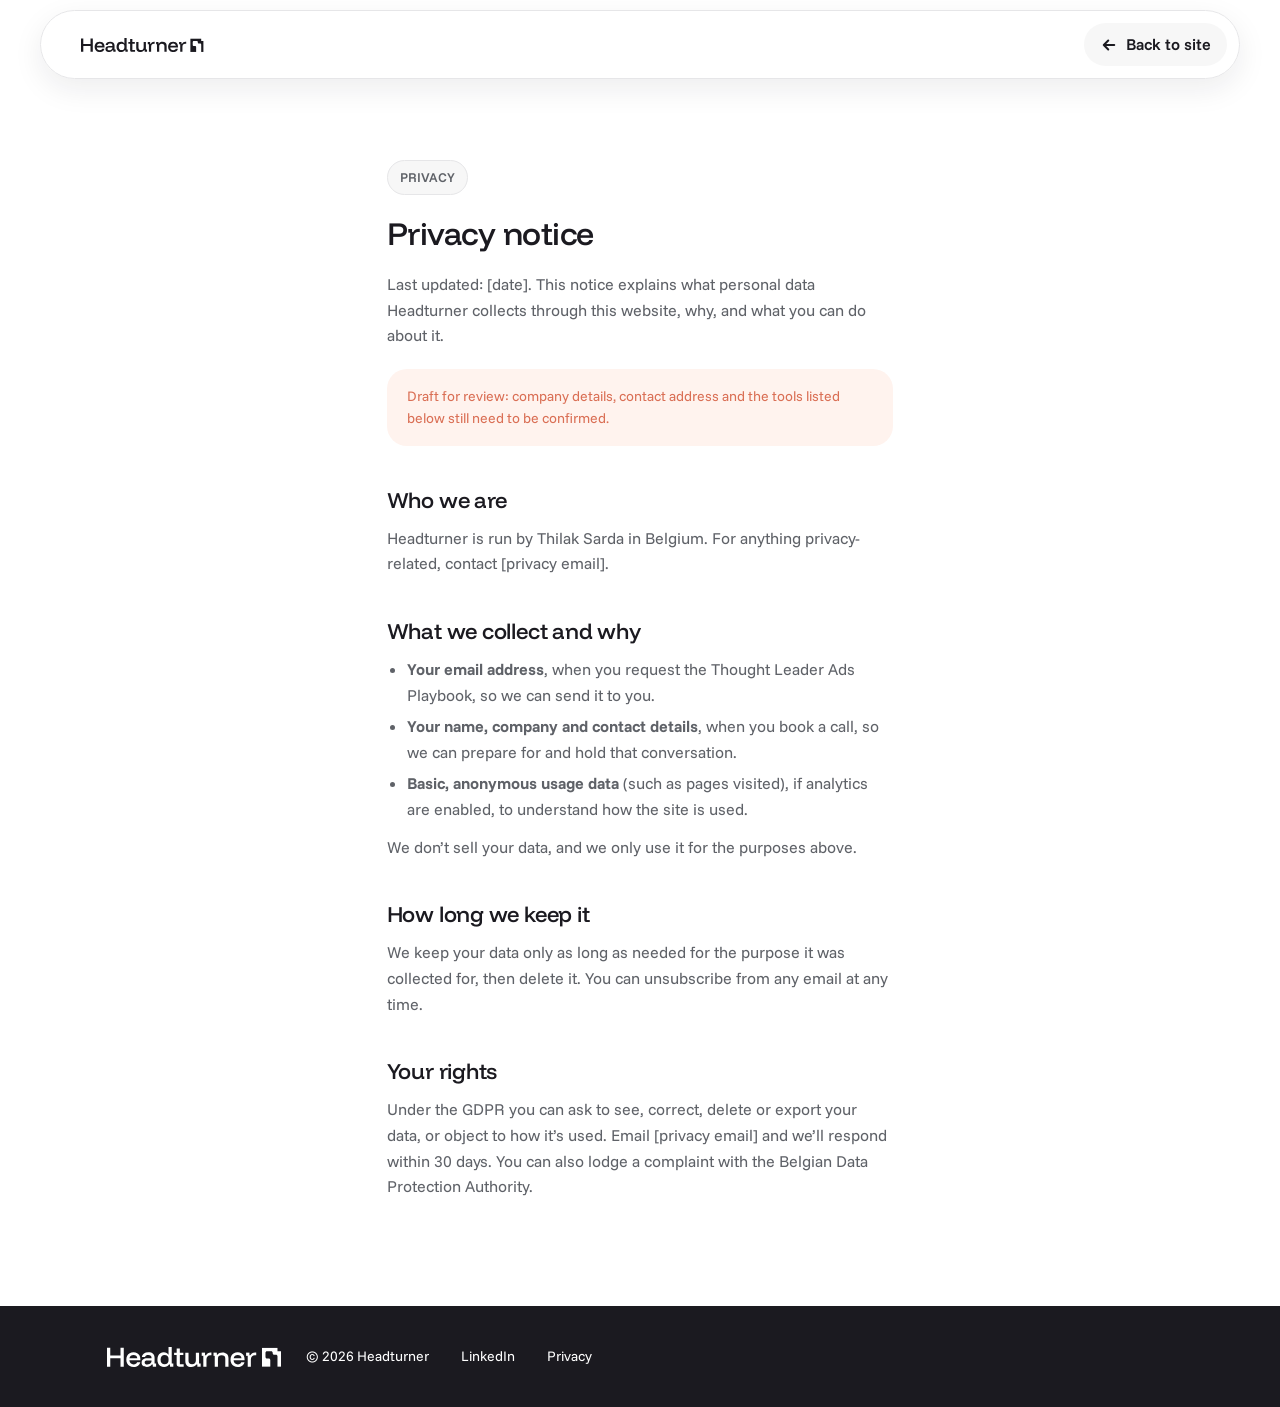
<file: privacy.html>
<!doctype html>
<html lang="en">
<head>
  <meta charset="utf-8">
  <meta name="viewport" content="width=device-width, initial-scale=1">
  <title>Privacy — Headturner</title>
  <meta name="robots" content="noindex">
  <link rel="icon" href="assets/mark-coral.svg" type="image/svg+xml">
  <link rel="preconnect" href="https://fonts.googleapis.com">
  <link rel="preconnect" href="https://fonts.gstatic.com" crossorigin>
  <link href="https://fonts.googleapis.com/css2?family=Funnel+Display:wght@500&family=Funnel+Sans:wght@400;600;700&display=swap" rel="stylesheet">
  <link rel="stylesheet" href="styles.css">
  <style>
    .legal { width: min(720px, 100%); margin: 0 auto; padding: 160px var(--gutter) var(--section-y); display: flex; flex-direction: column; gap: 40px; }
    .legal header { display: flex; flex-direction: column; gap: 20px; }
    .legal section { display: flex; flex-direction: column; gap: 12px; }
    .legal p, .legal li { color: var(--text-muted); line-height: 1.6; }
    .legal ul { list-style: disc; padding-left: 20px; display: flex; flex-direction: column; gap: 6px; }
    .legal a { color: var(--ink); text-decoration: underline; text-underline-offset: 3px; }
    .legal .note { padding: 16px 20px; border-radius: var(--radius-md); background: var(--coral-tint); color: var(--coral-dark); font-size: 14px; }
  </style>
</head>
<body>
  <header class="nav is-scrolled">
    <a class="nav__logo" href="index.html" aria-label="Headturner home"><img src="assets/logo-ink.svg" width="157" height="18" alt="Headturner"></a>
    <a class="btn btn--light" href="index.html"><span style="display:inline-flex; transform: rotate(180deg)"><img src="assets/arrow-ink.svg" width="18" height="18" alt=""></span> Back to site</a>
  </header>

  <main class="legal">
    <!-- DRAFT: plain-language template for review. Confirm company details, contact address and tools with Thilak before launch. -->
    <header>
      <span class="pill pill--outline">PRIVACY</span>
      <h1 class="display-m">Privacy notice</h1>
      <p>Last updated: [date]. This notice explains what personal data Headturner collects through this website, why, and what you can do about it.</p>
      <p class="note">Draft for review: company details, contact address and the tools listed below still need to be confirmed.</p>
    </header>

    <section>
      <h2 class="heading-s">Who we are</h2>
      <p>Headturner is run by Thilak Sarda in Belgium. For anything privacy-related, contact [privacy email].</p>
    </section>

    <section>
      <h2 class="heading-s">What we collect and why</h2>
      <ul>
        <li><strong>Your email address</strong>, when you request the Thought Leader Ads Playbook, so we can send it to you.</li>
        <li><strong>Your name, company and contact details</strong>, when you book a call, so we can prepare for and hold that conversation.</li>
        <li><strong>Basic, anonymous usage data</strong> (such as pages visited), if analytics are enabled, to understand how the site is used.</li>
      </ul>
      <p>We don’t sell your data, and we only use it for the purposes above.</p>
    </section>

    <section>
      <h2 class="heading-s">How long we keep it</h2>
      <p>We keep your data only as long as needed for the purpose it was collected for, then delete it. You can unsubscribe from any email at any time.</p>
    </section>

    <section>
      <h2 class="heading-s">Your rights</h2>
      <p>Under the GDPR you can ask to see, correct, delete or export your data, or object to how it’s used. Email [privacy email] and we’ll respond within 30 days. You can also lodge a complaint with the Belgian Data Protection Authority.</p>
    </section>
  </main>

  <footer class="footer">
    <div class="footer__left">
      <img src="assets/logo-white.svg" width="175" height="20" alt="Headturner">
      <span>© 2026 Headturner</span>
    </div>
    <nav class="footer__links" aria-label="Footer">
      <a href="https://www.linkedin.com/in/thilaksarda/" target="_blank" rel="noopener noreferrer">LinkedIn<span class="visually-hidden"> (opens in a new tab)</span></a>
      <a href="privacy.html" aria-current="page">Privacy</a>
    </nav>
  </footer>
</body>
</html>
</file>
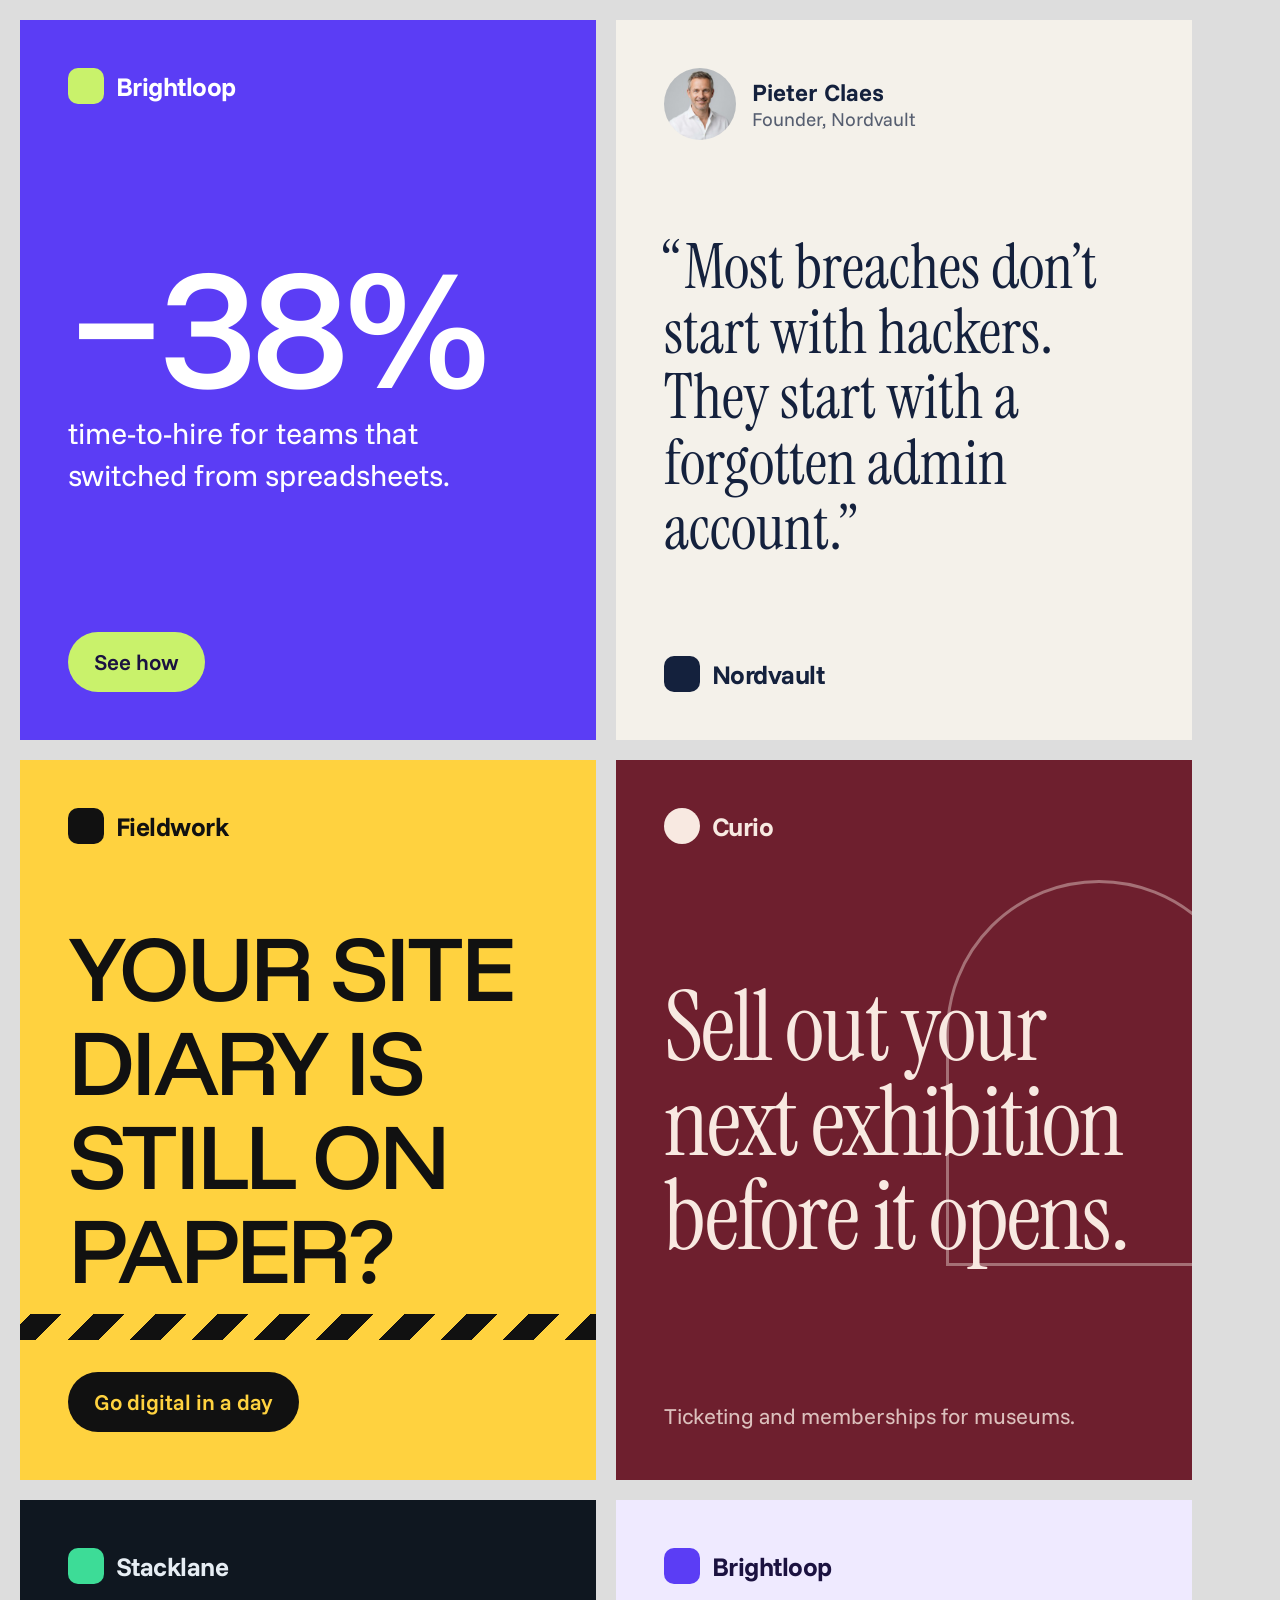
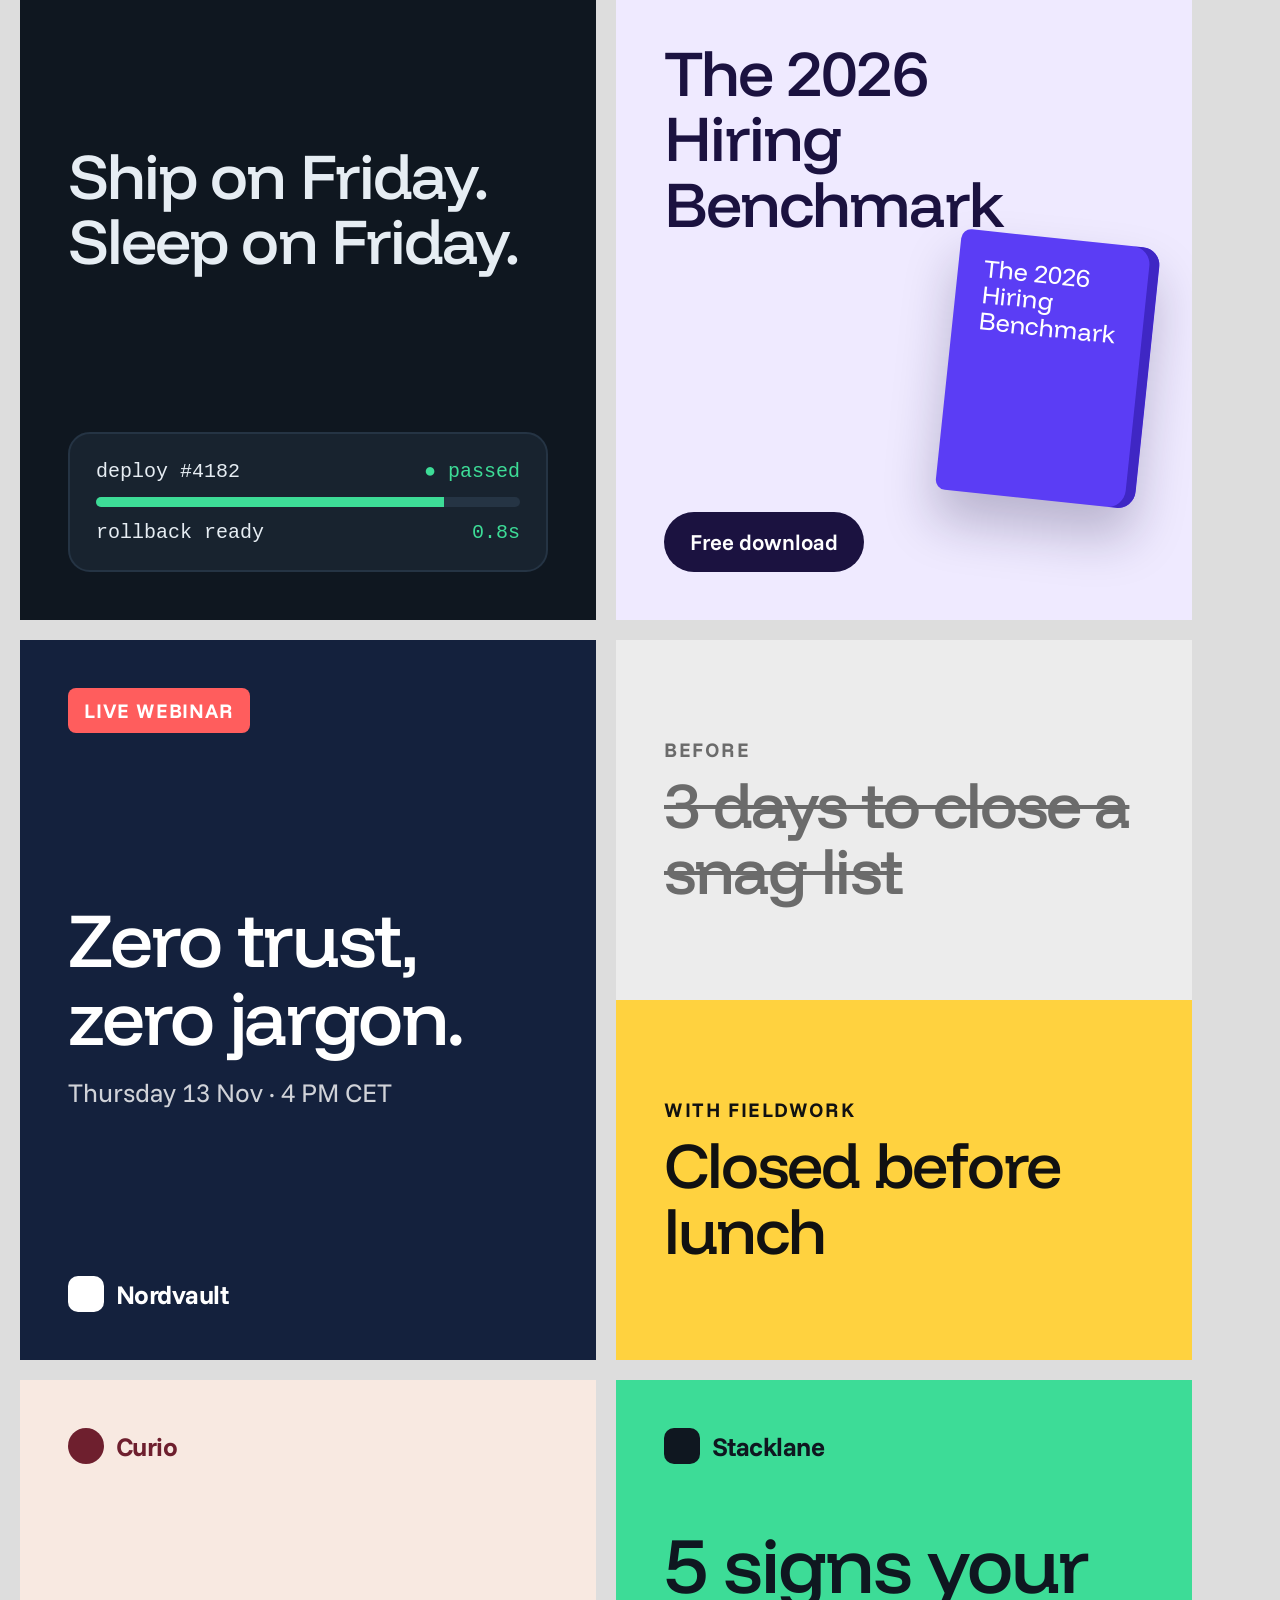
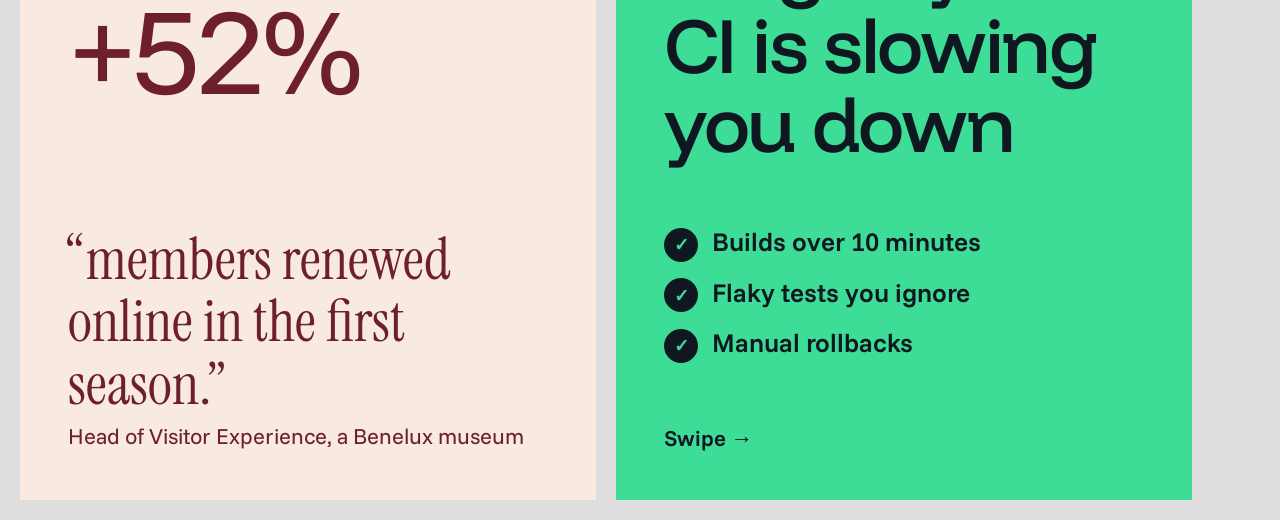
<file: assets/source/ads.html>
<!doctype html>
<html lang="en">
<head>
<meta charset="utf-8">
<title>Placeholder ads</title>
<!--
  Source for assets/ads/ad-01.png … ad-10.png (each 576 × 720, shown at 288 × 360 in the gallery frame).
  PLACEHOLDERS: fictional B2B SaaS brands and made-up numbers, styled like LinkedIn ad creatives.
  Industries echo Thilak's real client mix (HR tech, museum tech, construction tech) and the fictional
  testimonial companies. Replace with real (anonymised) ads Thilak has made before launch.
  Each .ad fills the full frame with square corners; the site's frame applies the radius.
-->
<link href="https://fonts.googleapis.com/css2?family=Funnel+Display:wght@500&family=Funnel+Sans:wght@400;600;700&family=Instrument+Serif&display=swap" rel="stylesheet">
<style>
  html, body { margin: 0; background: #ddd; }
  body { display: flex; flex-wrap: wrap; gap: 20px; padding: 20px; }
  .ad {
    position: relative; width: 576px; height: 720px; overflow: hidden; box-sizing: border-box;
    padding: 48px; display: flex; flex-direction: column; justify-content: space-between;
    font-family: "Funnel Sans", sans-serif;
  }
  .brand { display: flex; align-items: center; gap: 12px; font-weight: 700; font-size: 26px; letter-spacing: -.02em; }
  .brand i { width: 36px; height: 36px; border-radius: 10px; display: block; }
  .d { font-family: "Funnel Display", sans-serif; font-weight: 500; letter-spacing: -.03em; line-height: 1.02; margin: 0; }
  .cta { align-self: flex-start; padding: 16px 26px; border-radius: 999px; font-weight: 600; font-size: 22px; }
  .small { font-size: 22px; line-height: 1.4; margin: 0; }

  /* 01 Brightloop (HR tech): big stat */
  #ad1 { background: #5b3df5; color: #fff; }
  #ad1 .brand i { background: #c9f26b; }
  #ad1 .d { font-size: 168px; }
  #ad1 .cta { background: #c9f26b; color: #1b1240; }

  /* 02 Nordvault (security): founder quote, thought-leader style */
  #ad2 { background: #f4f1ea; color: #14213d; }
  #ad2 .who { display: flex; align-items: center; gap: 16px; }
  #ad2 .who img { width: 72px; height: 72px; border-radius: 50%; object-fit: cover; }
  #ad2 .who b { display: block; font-size: 24px; }
  #ad2 .who span { font-size: 19px; opacity: .7; }
  #ad2 .q { font-family: "Instrument Serif", serif; font-size: 62px; line-height: 1.05; margin: 0; }
  #ad2 .brand i { background: #14213d; }

  /* 03 Fieldwork (construction tech): bold headline on yellow */
  #ad3 { background: #ffd23f; color: #111; }
  #ad3 .d { font-size: 92px; text-transform: uppercase; letter-spacing: -.04em; }
  #ad3 .stripe { position: absolute; left: 0; right: 0; bottom: 140px; height: 26px; background: repeating-linear-gradient(-45deg, #111 0 22px, #ffd23f 22px 44px); }
  #ad3 .brand i { background: #111; }
  #ad3 .cta { background: #111; color: #ffd23f; position: relative; z-index: 1; }

  /* 04 Curio (museum tech): editorial */
  #ad4 { background: #6e1f2e; color: #f8e9e1; }
  #ad4 .d { font-family: "Instrument Serif", serif; font-weight: 400; font-size: 96px; letter-spacing: -.02em; line-height: .98; }
  #ad4 .frame { position: absolute; right: -60px; top: 120px; width: 300px; height: 380px; border: 3px solid rgba(248,233,225,.4); border-radius: 160px 160px 0 0; }
  #ad4 .brand i { background: #f8e9e1; border-radius: 50%; }

  /* 05 Stacklane (devtools): product UI */
  #ad5 { background: #0f1720; color: #e6edf3; }
  #ad5 .d { font-size: 64px; }
  #ad5 .ui { background: #18232f; border: 2px solid #253444; border-radius: 22px; padding: 26px; display: flex; flex-direction: column; gap: 14px; font-family: ui-monospace, Menlo, monospace; font-size: 20px; }
  #ad5 .ui .row { display: flex; justify-content: space-between; }
  #ad5 .ui .ok { color: #3ddc97; }
  #ad5 .bar { height: 10px; border-radius: 6px; background: #253444; overflow: hidden; }
  #ad5 .bar i { display: block; height: 100%; width: 82%; background: #3ddc97; }
  #ad5 .brand i { background: #3ddc97; }

  /* 06 Brightloop: report / lead magnet */
  #ad6 { background: #efeaff; color: #1b1240; }
  #ad6 .book { position: absolute; right: 44px; bottom: 120px; width: 200px; height: 262px; background: #5b3df5; border-radius: 10px 18px 18px 10px; box-shadow: -10px 0 0 #3f27c4 inset, 0 30px 50px rgba(27,18,64,.25); transform: rotate(6deg); color: #fff; padding: 28px; box-sizing: border-box; font-family: "Funnel Display", sans-serif; font-size: 34px; line-height: 1.05; }
  #ad6 .d { font-size: 64px; max-width: 280px; margin-bottom: 220px; }
  #ad6 .book { font-size: 25px; padding: 24px 26px; }
  #ad6 .cta { background: #1b1240; color: #fff; }
  #ad6 .brand i { background: #5b3df5; }

  /* 07 Nordvault: webinar */
  #ad7 { background: #14213d; color: #fff; }
  #ad7 .tag { align-self: flex-start; background: #ff5d5d; color: #fff; font-weight: 700; font-size: 20px; padding: 10px 16px; border-radius: 8px; letter-spacing: .04em; }
  #ad7 .d { font-size: 76px; }
  #ad7 .date { font-size: 26px; opacity: .8; }
  #ad7 .brand i { background: #fff; }

  /* 08 Fieldwork: before / after */
  #ad8 { background: #fff; color: #111; padding: 0; }
  #ad8 .half { flex: 1; padding: 40px 48px; display: flex; flex-direction: column; justify-content: center; gap: 10px; }
  #ad8 .half:first-child { background: #ececec; color: #6b6b6b; }
  #ad8 .half:last-child { background: #ffd23f; }
  #ad8 .lbl { font-weight: 700; font-size: 20px; letter-spacing: .08em; }
  #ad8 .d { font-size: 64px; }
  #ad8 .half:first-child .d { text-decoration: line-through; text-decoration-thickness: 4px; }

  /* 09 Curio: customer quote */
  #ad9 { background: #f8e9e1; color: #6e1f2e; }
  #ad9 .q { font-family: "Instrument Serif", serif; font-size: 58px; line-height: 1.08; margin: 0; }
  #ad9 .stat { font-family: "Funnel Display", sans-serif; font-size: 120px; letter-spacing: -.04em; line-height: 1; }
  #ad9 .brand i { background: #6e1f2e; border-radius: 50%; }

  /* 10 Stacklane: checklist carousel cover */
  #ad10 { background: #3ddc97; color: #0f1720; }
  #ad10 .d { font-size: 78px; }
  #ad10 ul { list-style: none; padding: 0; margin: 0; display: flex; flex-direction: column; gap: 14px; font-size: 26px; font-weight: 600; }
  #ad10 li::before { content: "✓"; display: inline-grid; place-items: center; width: 34px; height: 34px; border-radius: 50%; background: #0f1720; color: #3ddc97; font-size: 18px; margin-right: 14px; }
  #ad10 .swipe { font-size: 22px; font-weight: 600; }
  #ad10 .brand i { background: #0f1720; }
</style>
</head>
<body>
  <div class="ad" id="ad1">
    <div class="brand"><i></i>Brightloop</div>
    <div><p class="d">−38%</p><p class="small" style="font-size:30px;max-width:420px">time-to-hire for teams that switched from spreadsheets.</p></div>
    <span class="cta">See how</span>
  </div>

  <div class="ad" id="ad2">
    <div class="who"><img src="../testimonial-2.jpg" alt=""><div><b>Pieter Claes</b><span>Founder, Nordvault</span></div></div>
    <p class="q">“Most breaches don’t start with hackers. They start with a forgotten admin account.”</p>
    <div class="brand"><i></i>Nordvault</div>
  </div>

  <div class="ad" id="ad3">
    <div class="brand"><i></i>Fieldwork</div>
    <p class="d">Your site diary is still on paper?</p>
    <div class="stripe"></div>
    <span class="cta">Go digital in a day</span>
  </div>

  <div class="ad" id="ad4">
    <div class="frame"></div>
    <div class="brand"><i></i>Curio</div>
    <p class="d">Sell out your next exhibition before it opens.</p>
    <p class="small" style="opacity:.8">Ticketing and memberships for museums.</p>
  </div>

  <div class="ad" id="ad5">
    <div class="brand"><i></i>Stacklane</div>
    <p class="d">Ship on Friday. Sleep on Friday.</p>
    <div class="ui">
      <div class="row"><span>deploy #4182</span><span class="ok">● passed</span></div>
      <div class="bar"><i></i></div>
      <div class="row"><span>rollback ready</span><span class="ok">0.8s</span></div>
    </div>
  </div>

  <div class="ad" id="ad6">
    <div class="brand"><i></i>Brightloop</div>
    <p class="d">The 2026 Hiring Benchmark</p>
    <div class="book">The 2026 Hiring Benchmark</div>
    <span class="cta">Free download</span>
  </div>

  <div class="ad" id="ad7">
    <span class="tag">LIVE WEBINAR</span>
    <div><p class="d">Zero trust, zero jargon.</p><p class="date" style="margin:20px 0 0">Thursday 13 Nov · 4 PM CET</p></div>
    <div class="brand"><i></i>Nordvault</div>
  </div>

  <div class="ad" id="ad8">
    <div class="half"><span class="lbl">BEFORE</span><p class="d">3 days to close a snag list</p></div>
    <div class="half"><span class="lbl">WITH FIELDWORK</span><p class="d">Closed before lunch</p></div>
  </div>

  <div class="ad" id="ad9">
    <div class="brand"><i></i>Curio</div>
    <div><p class="stat">+52%</p><p class="q">“members renewed online in the first season.”</p></div>
    <p class="small">Head of Visitor Experience, a Benelux museum</p>
  </div>

  <div class="ad" id="ad10">
    <div class="brand"><i></i>Stacklane</div>
    <p class="d">5 signs your CI is slowing you down</p>
    <ul><li>Builds over 10 minutes</li><li>Flaky tests you ignore</li><li>Manual rollbacks</li></ul>
    <span class="swipe">Swipe →</span>
  </div>
</body>
</html>
</file>
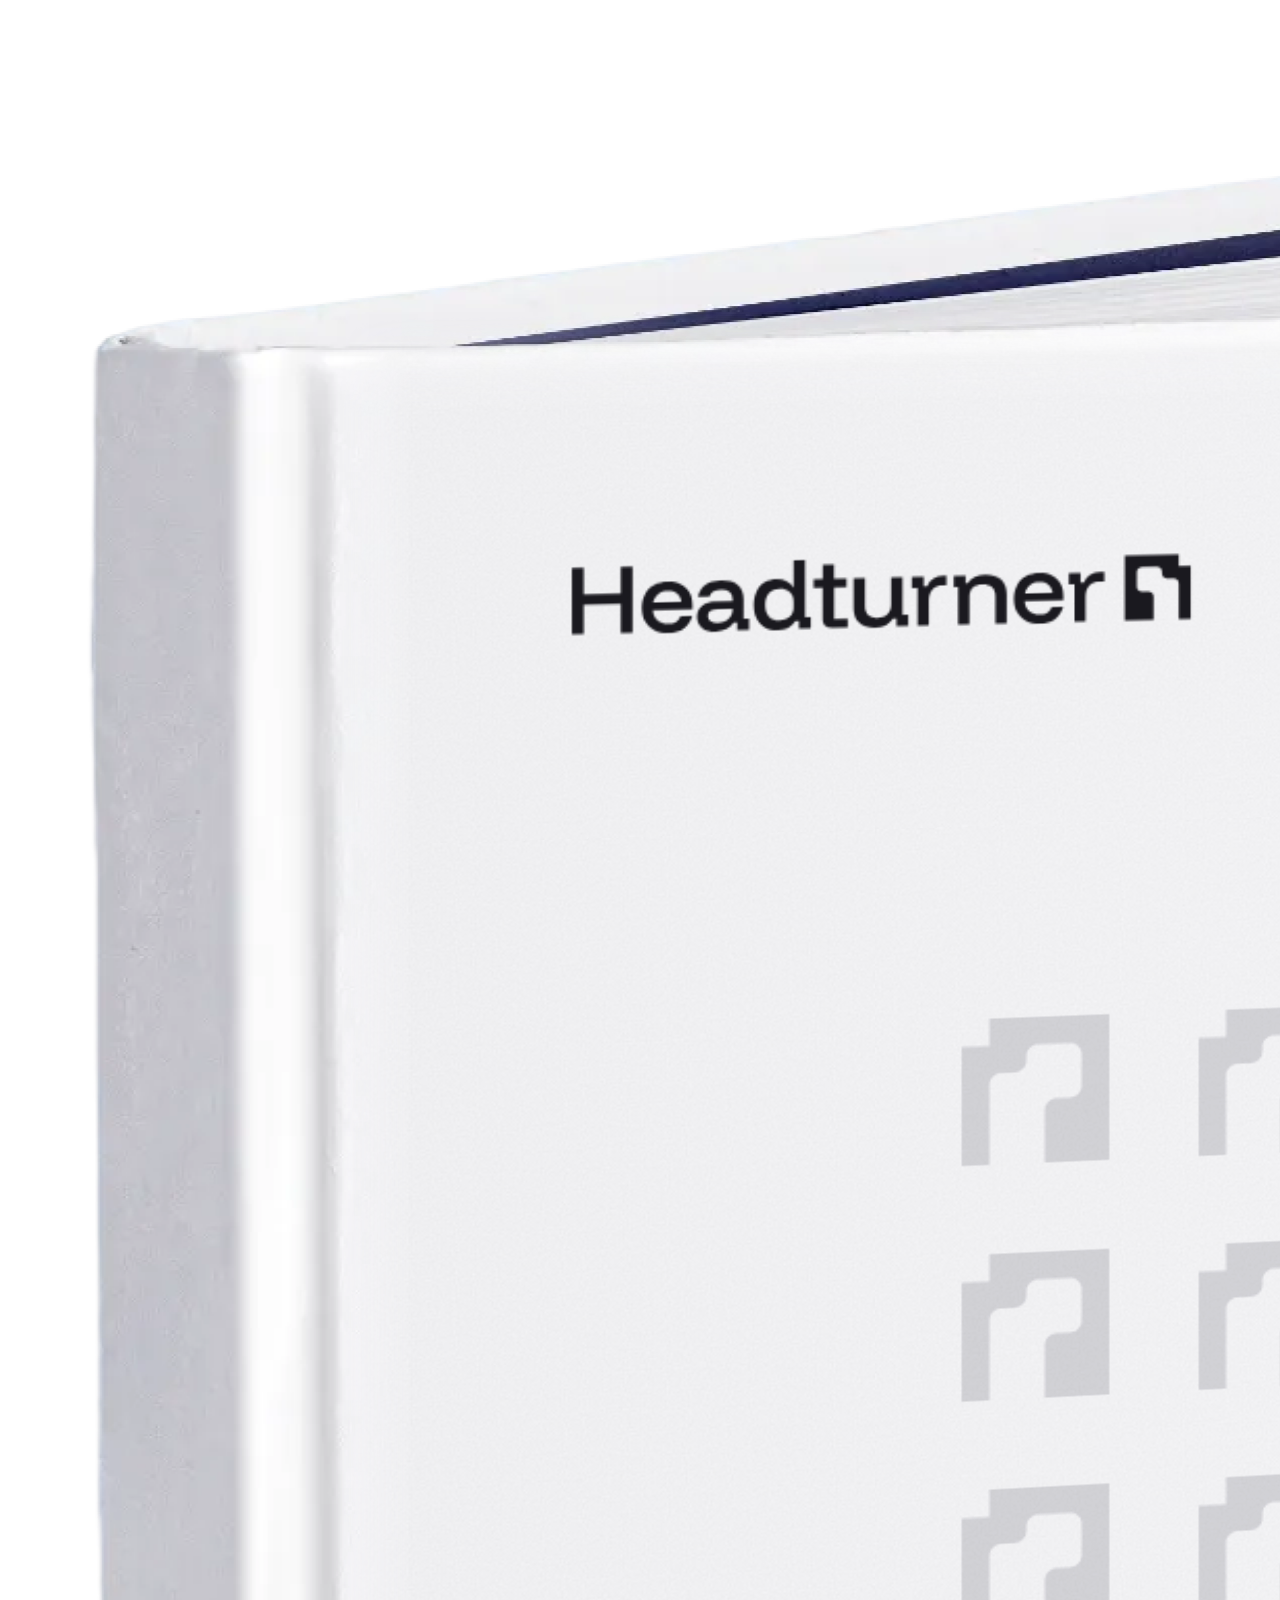
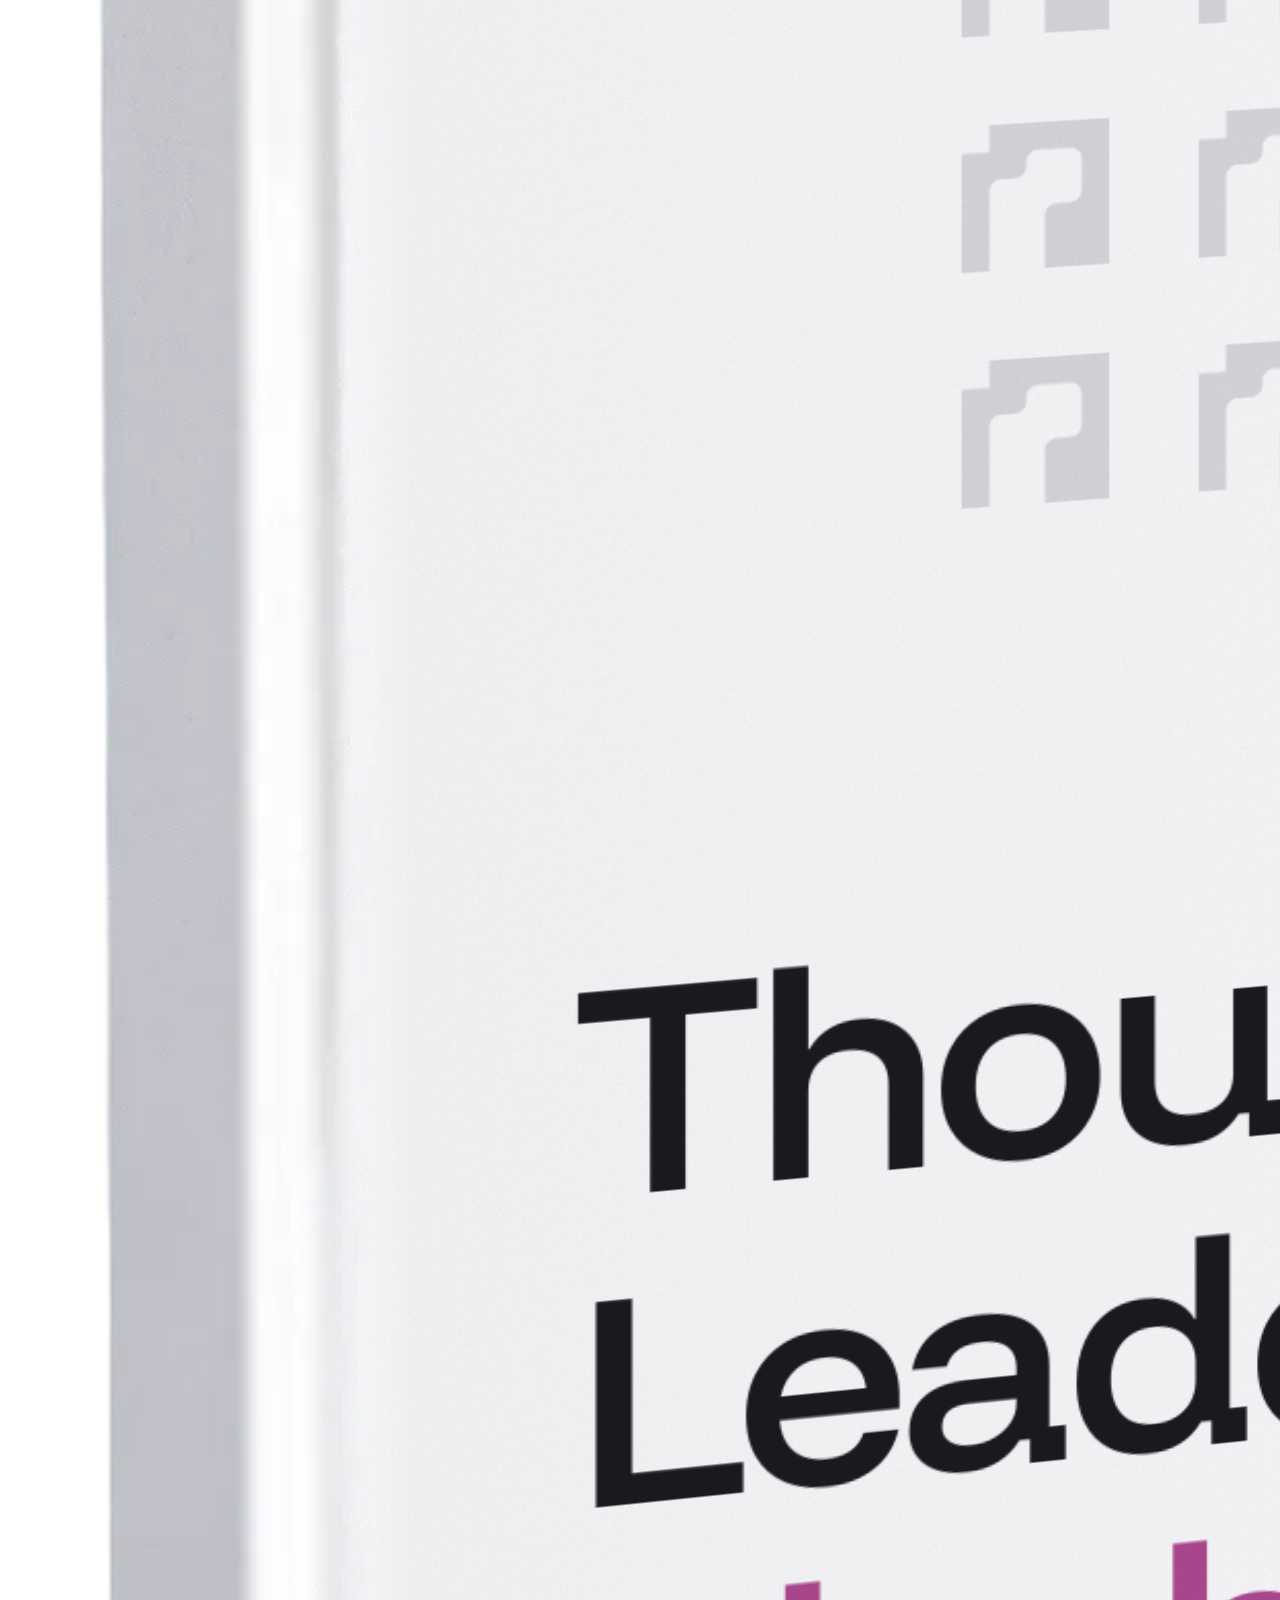
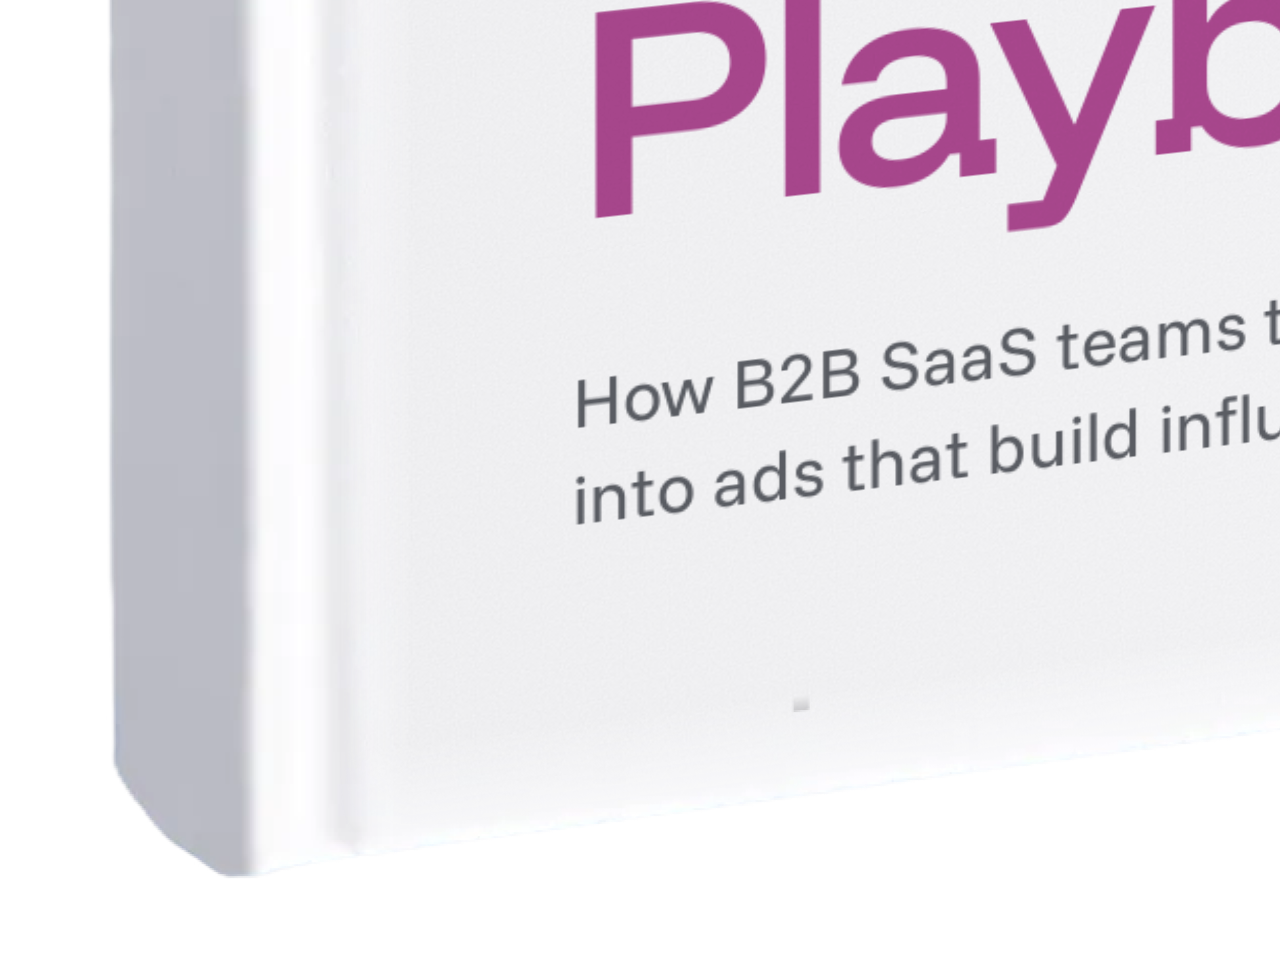
<file: assets/source/book-cover.html>
<!doctype html>
<html lang="en">
<head>
<meta charset="utf-8">
<title>Playbook cover composite</title>
<!--
  Source for assets/book.png.
  Paints a new Headturner cover onto book-mockup.png in perspective:
  1. a paper-coloured layer hides the mockup's original artwork,
  2. the cover design is mapped onto the cover's four corners with matrix3d,
  3. design ink uses multiply so the mockup's paper texture and lighting show through.
  Render: open via a local server and screenshot #stage with a transparent background.
-->
<link href="https://fonts.googleapis.com/css2?family=Funnel+Display:wght@500&family=Funnel+Sans:wght@400;600&display=swap" rel="stylesheet">
<style>
  :root { --ink: #1b1a20; --coral: #ff7a59; --pink-dark: #b14a93; --muted: #5f6268; }
  html, body { margin: 0; background: transparent; }
  #stage { position: relative; width: 2700px; height: 4160px; }
  #stage > img { position: absolute; inset: 0; width: 100%; height: 100%; }

  /* Cover design is authored flat at 1130 × 1800, then warped into place */
  .cover { position: absolute; left: 0; top: 0; width: 1130px; height: 1800px; transform-origin: 0 0; }

  .paper {
    background: linear-gradient(90deg, var(--paper-l), var(--paper-r));
    -webkit-mask-image: linear-gradient(90deg, transparent 0, #000 3%, #000 97%, transparent 100%), linear-gradient(transparent 0, #000 2.5%, #000 97.5%, transparent 100%);
    -webkit-mask-composite: source-in; mask-composite: intersect;
  }
  .paper::after { /* fine grain so the patch matches the mockup's paper */
    content: ""; position: absolute; inset: 0; opacity: .05;
    background-image: url("data:image/svg+xml,%3Csvg xmlns='http://www.w3.org/2000/svg' width='160' height='160'%3E%3Cfilter id='n'%3E%3CfeTurbulence type='fractalNoise' baseFrequency='.9' numOctaves='2' stitchTiles='stitch'/%3E%3CfeColorMatrix values='0 0 0 0 0 0 0 0 0 0 0 0 0 0 0 0 0 0 .9 0'/%3E%3C/filter%3E%3Crect width='160' height='160' filter='url(%23n)'/%3E%3C/svg%3E");
  }

  .design {
    mix-blend-mode: multiply;
    box-sizing: border-box; padding: 120px 110px 130px;
    display: flex; flex-direction: column; justify-content: space-between;
    color: var(--ink); font-family: "Funnel Sans", sans-serif;
  }
  .top { display: flex; justify-content: space-between; align-items: center; }
  .top img { width: 300px; }
  .tag { font-size: 30px; font-weight: 600; letter-spacing: .08em; color: var(--muted); }

  .grid { display: grid; grid-template-columns: repeat(5, 72px); gap: 44px; align-self: center; }
  .grid img { width: 72px; height: 72px; opacity: .45; }
  .grid img.is-coral { opacity: 1; }

  h1 { margin: 0; font-family: "Funnel Display", sans-serif; font-weight: 500; font-size: 148px; line-height: 1.02; letter-spacing: -0.03em; }
  h1 span { color: var(--pink-dark); }
  .sub { margin: 44px 0 0; font-size: 34px; line-height: 1.4; color: var(--muted); max-width: 760px; }
</style>
</head>
<body>
<div id="stage">
  <img src="book-mockup.png" alt="">
  <div class="cover paper" id="paper"></div>
  <div class="cover design" id="design">
    <div class="top">
      <img src="../logo-ink.svg" alt="Headturner">
      <span class="tag">PLAYBOOK</span>
    </div>
    <div class="grid" id="grid"></div>
    <div>
      <h1>Thought<br>Leader Ads<br><span>Playbook</span></h1>
      <p class="sub">How B2B SaaS teams turn their experts’ posts into ads that build influence.</p>
    </div>
  </div>
</div>
<script>
  // 5 × 5 grid of muted brand marks with a single coral one: "the one people look back at"
  const grid = document.getElementById('grid');
  for (let i = 0; i < 25; i++) {
    const m = document.createElement('img');
    m.src = i === 13 ? '../mark-coral.svg' : '../mark-muted.svg';
    if (i === 13) m.className = 'is-coral';
    grid.appendChild(m);
  }

  // Cover face corners in book-mockup.png (px), measured from the image
  const quad = { tl: [338, 318], tr: [2588, 284], br: [2588, 3752], bl: [338, 4048] };
  const W = 1130, H = 1800;

  // Homography from the flat W×H rectangle to the quad, expressed as a CSS matrix3d
  function solve(A, b) {
    const n = b.length;
    for (let i = 0; i < n; i++) {
      let max = i; for (let r = i + 1; r < n; r++) if (Math.abs(A[r][i]) > Math.abs(A[max][i])) max = r;
      [A[i], A[max]] = [A[max], A[i]]; [b[i], b[max]] = [b[max], b[i]];
      for (let r = i + 1; r < n; r++) { const f = A[r][i] / A[i][i]; for (let c = i; c < n; c++) A[r][c] -= f * A[i][c]; b[r] -= f * b[i]; }
    }
    const x = new Array(n);
    for (let i = n - 1; i >= 0; i--) { let s = b[i]; for (let c = i + 1; c < n; c++) s -= A[i][c] * x[c]; x[i] = s / A[i][i]; }
    return x;
  }
  const src = [[0, 0], [W, 0], [W, H], [0, H]];
  const dst = [quad.tl, quad.tr, quad.br, quad.bl];
  const A = [], b = [];
  src.forEach(([x, y], i) => {
    const [u, v] = dst[i];
    A.push([x, y, 1, 0, 0, 0, -u * x, -u * y]); b.push(u);
    A.push([0, 0, 0, x, y, 1, -v * x, -v * y]); b.push(v);
  });
  const [a, b2, c, d, e, f, g, h] = solve(A, b);
  const m3d = `matrix3d(${a},${d},0,${g},${b2},${e},0,${h},0,0,1,0,${c},${f},0,1)`;
  document.querySelectorAll('.cover').forEach((el) => { el.style.transform = m3d; });

  // Sample the mockup's clean paper on the left and right of the cover for the patch colour
  const img = document.querySelector('#stage > img');
  img.decode().then(() => {
    const cv = document.createElement('canvas'); cv.width = img.naturalWidth; cv.height = img.naturalHeight;
    const cx = cv.getContext('2d'); cx.drawImage(img, 0, 0);
    const avg = (x0, y0) => {
      const d = cx.getImageData(x0, y0, 40, 400).data; let r = 0, g = 0, bl = 0, n = 0;
      for (let i = 0; i < d.length; i += 4) { r += d[i]; g += d[i + 1]; bl += d[i + 2]; n++; }
      return `rgb(${r / n | 0},${g / n | 0},${bl / n | 0})`;
    };
    const paper = document.getElementById('paper');
    // Clean paper only: above the old artwork on the left, beside it on the right
    paper.style.setProperty('--paper-l', avg(420, 380));
    paper.style.setProperty('--paper-r', avg(2470, 1800));
    document.body.dataset.ready = '1';
  });
</script>
</body>
</html>
</file>
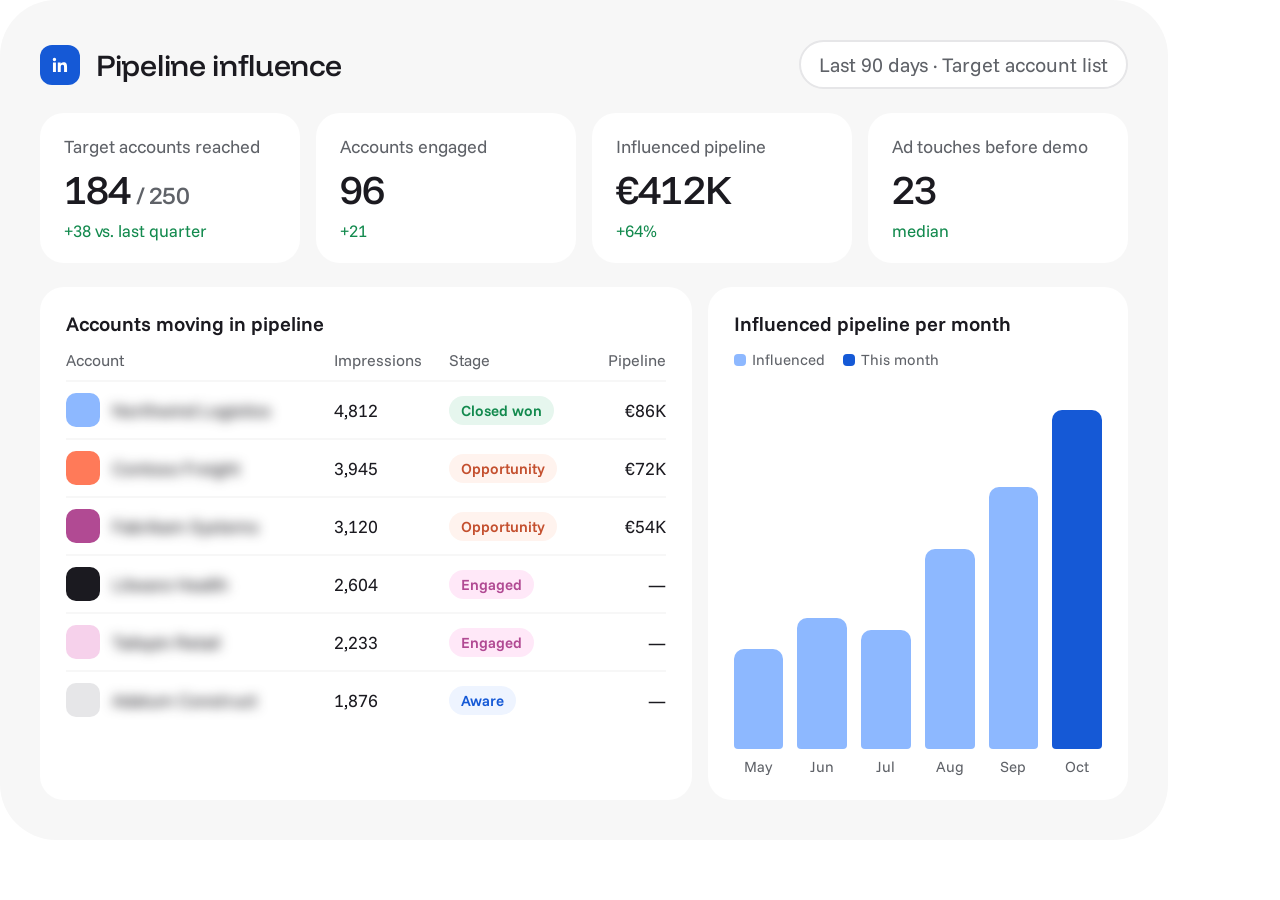
<file: assets/source/pipeline-report.html>
<!doctype html>
<html lang="en">
<head>
<meta charset="utf-8">
<title>Pipeline report mockup</title>
<!--
  Source for assets/pipeline-report.png (rendered at 1168 × 840, shown at 584 × 420).
  Illustrative ABM influence report in Headturner's style. Numbers and accounts are
  made up and account names are blurred, as the brief asks for a blurred report.
  Replace with a real (blurred) ZenABM/Fibbler screenshot once Thilak supplies one.
-->
<link href="https://fonts.googleapis.com/css2?family=Funnel+Display:wght@500&family=Funnel+Sans:wght@400;600&display=swap" rel="stylesheet">
<style>
  :root { --ink:#1b1a20; --muted:#5f6268; --border:#e6e6e8; --surface:#f7f7f7; --blue:#1559d6; --sky:#8db8ff; --sky-tint:#eef4ff; --coral:#ff7a59; --coral-tint:#fff3ee; --pink-tint:#ffe8f8; --pink-dark:#b14a93; }
  html, body { margin: 0; background: transparent; }
  #report {
    width: 1168px; height: 840px; box-sizing: border-box; padding: 40px;
    background: var(--surface); border-radius: 56px; overflow: hidden;
    font-family: "Funnel Sans", sans-serif; color: var(--ink);
    display: flex; flex-direction: column; gap: 24px;
  }
  .bar { display: flex; justify-content: space-between; align-items: center; }
  .title { display: flex; align-items: center; gap: 16px; }
  .title b { font-family: "Funnel Display", sans-serif; font-weight: 500; font-size: 30px; letter-spacing: -.01em; }
  .dot { width: 40px; height: 40px; border-radius: 12px; background: var(--blue); display: grid; place-items: center; }
  .pill { padding: 10px 18px; border-radius: 999px; background: #fff; border: 2px solid var(--border); font-size: 20px; color: var(--muted); }
  .kpis { display: grid; grid-template-columns: repeat(4, 1fr); gap: 16px; }
  .kpi { background: #fff; border-radius: 24px; padding: 22px 24px; display: flex; flex-direction: column; gap: 6px; }
  .kpi span { font-size: 18px; color: var(--muted); }
  .kpi b { font-family: "Funnel Display", sans-serif; font-weight: 500; font-size: 40px; letter-spacing: -.02em; }
  .kpi i { font-style: normal; font-size: 17px; color: #138a4e; }
  .main { flex: 1; display: grid; grid-template-columns: 1.55fr 1fr; gap: 16px; min-height: 0; }
  .panel { background: #fff; border-radius: 24px; padding: 24px 26px; display: flex; flex-direction: column; gap: 14px; min-height: 0; }
  .panel h3 { margin: 0; font-size: 20px; font-weight: 600; }
  table { width: 100%; border-collapse: collapse; font-size: 18px; }
  th { text-align: left; font-weight: 400; color: var(--muted); font-size: 16px; padding: 0 0 10px; }
  td { padding: 11px 0; border-top: 2px solid var(--surface); }
  .acc { display: flex; align-items: center; gap: 12px; }
  .logo { width: 34px; height: 34px; border-radius: 10px; flex-shrink: 0; }
  .name { filter: blur(6px); }
  .stage { display: inline-block; padding: 5px 12px; border-radius: 999px; font-size: 15px; font-weight: 600; }
  .s-aware { background: var(--sky-tint); color: var(--blue); }
  .s-engaged { background: var(--pink-tint); color: var(--pink-dark); }
  .s-opp { background: var(--coral-tint); color: #c4502f; }
  .s-won { background: #e6f6ee; color: #138a4e; }
  .num { text-align: right; }
  .chart { flex: 1; display: flex; align-items: flex-end; gap: 14px; padding-top: 8px; }
  .col { flex: 1; display: flex; flex-direction: column; align-items: center; gap: 8px; height: 100%; justify-content: flex-end; }
  .col div { width: 100%; border-radius: 10px 10px 4px 4px; background: var(--sky); }
  .col:last-child div { background: var(--blue); }
  .col span { font-size: 15px; color: var(--muted); }
  .legend { display: flex; gap: 18px; font-size: 15px; color: var(--muted); }
  .legend b { display: inline-block; width: 12px; height: 12px; border-radius: 4px; margin-right: 6px; vertical-align: -1px; }
</style>
</head>
<body>
<div id="report">
  <div class="bar">
    <div class="title">
      <span class="dot"><svg width="20" height="20" viewBox="0 0 24 24" fill="#fff"><path d="M20.447 20.452h-3.554v-5.569c0-1.328-.027-3.037-1.852-3.037-1.853 0-2.136 1.445-2.136 2.939v5.667H9.351V9h3.414v1.561h.046c.477-.9 1.637-1.85 3.37-1.85 3.601 0 4.267 2.37 4.267 5.455v6.286zM5.337 7.433a2.062 2.062 0 1 1 0-4.124 2.062 2.062 0 0 1 0 4.124zM7.119 20.452H3.555V9h3.564v11.452z"/></svg></span>
      <b>Pipeline influence</b>
    </div>
    <span class="pill">Last 90 days · Target account list</span>
  </div>

  <div class="kpis">
    <div class="kpi"><span>Target accounts reached</span><b>184<small style="font-size:24px;color:#5f6268"> / 250</small></b><i>+38 vs. last quarter</i></div>
    <div class="kpi"><span>Accounts engaged</span><b>96</b><i>+21</i></div>
    <div class="kpi"><span>Influenced pipeline</span><b>€412K</b><i>+64%</i></div>
    <div class="kpi"><span>Ad touches before demo</span><b>23</b><i>median</i></div>
  </div>

  <div class="main">
    <div class="panel">
      <h3>Accounts moving in pipeline</h3>
      <table>
        <thead><tr><th>Account</th><th>Impressions</th><th>Stage</th><th class="num">Pipeline</th></tr></thead>
        <tbody>
          <tr><td><span class="acc"><span class="logo" style="background:#8db8ff"></span><span class="name">Northwind Logistics</span></span></td><td>4,812</td><td><span class="stage s-won">Closed won</span></td><td class="num">€86K</td></tr>
          <tr><td><span class="acc"><span class="logo" style="background:#ff7a59"></span><span class="name">Contoso Freight</span></span></td><td>3,945</td><td><span class="stage s-opp">Opportunity</span></td><td class="num">€72K</td></tr>
          <tr><td><span class="acc"><span class="logo" style="background:#b14a93"></span><span class="name">Fabrikam Systems</span></span></td><td>3,120</td><td><span class="stage s-opp">Opportunity</span></td><td class="num">€54K</td></tr>
          <tr><td><span class="acc"><span class="logo" style="background:#1b1a20"></span><span class="name">Litware Health</span></span></td><td>2,604</td><td><span class="stage s-engaged">Engaged</span></td><td class="num">—</td></tr>
          <tr><td><span class="acc"><span class="logo" style="background:#f6d1eb"></span><span class="name">Tailspin Retail</span></span></td><td>2,233</td><td><span class="stage s-engaged">Engaged</span></td><td class="num">—</td></tr>
          <tr><td><span class="acc"><span class="logo" style="background:#e6e6e8"></span><span class="name">Adatum Construct</span></span></td><td>1,876</td><td><span class="stage s-aware">Aware</span></td><td class="num">—</td></tr>
        </tbody>
      </table>
    </div>
    <div class="panel">
      <h3>Influenced pipeline per month</h3>
      <div class="legend"><span><b style="background:#8db8ff"></b>Influenced</span><span><b style="background:#1559d6"></b>This month</span></div>
      <div class="chart">
        <div class="col"><div style="height:26%"></div><span>May</span></div>
        <div class="col"><div style="height:34%"></div><span>Jun</span></div>
        <div class="col"><div style="height:31%"></div><span>Jul</span></div>
        <div class="col"><div style="height:52%"></div><span>Aug</span></div>
        <div class="col"><div style="height:68%"></div><span>Sep</span></div>
        <div class="col"><div style="height:88%"></div><span>Oct</span></div>
      </div>
    </div>
  </div>
</div>
</body>
</html>
</file>
<file: styles.css>
/* Headturner landing page
   Tokens mirror the "Headturner tokens" collection in Figma. */

:root {
  --ink: #1b1a20;
  --coral: #ff7a59;
  --coral-tint: #fff3ee;
  --coral-dark: #da6f55;
  --blue: #1559d6;
  --sky: #8db8ff;
  --sky-tint: #eef4ff;
  --pink: #ff90df;
  --pink-dark: #b14a93;
  --pink-tint: #ffe8f8;
  --pink-light: #f6d1eb;
  --surface: #f7f7f7;
  --white: #ffffff;
  --text-muted: #5f6268;
  --border: #e6e6e8;

  --radius-sm: 12px;
  --radius-md: 20px;
  --radius-lg: 28px;
  --radius-xl: 42px;
  --radius-full: 999px;

  --font-display: "Funnel Display", system-ui, sans-serif;
  --font-sans: "Funnel Sans", system-ui, sans-serif;

  /* Layout rhythm, used everywhere:
     - every component sits in the same 1200px content column, inset by --gutter
     - full-bleed panels (hero, how it works, testimonials) sit --inset from the edge and
       pad their content by --panel-pad, so their content lines up with the column
     - sections are spaced by --section-y; logo strips use the tighter --section-y-sm */
  --gutter: clamp(24px, 8.333vw, 120px);
  --inset: 16px;
  --panel-pad: calc(var(--gutter) - var(--inset));
  --section-y: clamp(80px, 8.333vw, 120px);
  --section-y-sm: clamp(56px, 5.55vw, 80px);
  --content: 1200px;

  --ease-out: cubic-bezier(.22, 1, .36, 1);
}

*, *::before, *::after { box-sizing: border-box; }
* { margin: 0; }
html { -webkit-text-size-adjust: 100%; overflow-x: clip; }
html.lenis, html.lenis body { height: auto; }
.lenis.lenis-smooth { scroll-behavior: auto !important; }
.lenis.lenis-stopped { overflow: hidden; }

body {
  background: var(--white);
  color: var(--ink);
  font-family: var(--font-sans);
  font-size: 16px;
  line-height: 1.4;
  -webkit-font-smoothing: antialiased;
  overflow-x: clip;
}
img { display: block; max-width: 100%; }
a { color: inherit; text-decoration: none; }
button { font: inherit; color: inherit; background: none; border: 0; cursor: pointer; }
ul { list-style: none; padding: 0; }
input { font: inherit; }

:focus-visible { outline: 2px solid var(--blue); outline-offset: 3px; border-radius: 4px; }

.skip-link {
  position: absolute; left: 16px; top: -60px; z-index: 100;
  background: var(--ink); color: var(--white); padding: 12px 16px; border-radius: var(--radius-full);
}
.skip-link:focus { top: 16px; }
.visually-hidden { position: absolute; width: 1px; height: 1px; overflow: hidden; clip: rect(0 0 0 0); white-space: nowrap; }

/* ---------- Type ---------- */
.display-m, h1, h2 { font-family: var(--font-display); font-weight: 500; }
.display-m { font-size: 32px; line-height: 1.16; letter-spacing: -0.015em; }
.heading-s { font-family: var(--font-display); font-weight: 500; font-size: 22px; line-height: 1.28; letter-spacing: -0.01em; }
.body-l { font-size: 20px; line-height: 1.4; }
.t-muted { color: var(--text-muted); }
.t-coral { color: var(--coral); }
.t-blue { color: var(--blue); }
.t-pink-dark { color: var(--pink-dark); }

/* ---------- Pills (eyebrows) ---------- */
.pill {
  display: inline-flex; align-self: center;
  padding: 8px 12px; border-radius: var(--radius-full);
  background: var(--surface); color: var(--text-muted);
  font-size: 13px; line-height: 1.3; font-weight: 600; white-space: nowrap;
}
.pill--outline { border: 1px solid var(--border); align-self: flex-start; }
.pill--coral { background: var(--coral-tint); color: var(--coral-dark); }
.pill--pink { background: var(--pink-tint); color: var(--pink-dark); }
.pill--pink-outline { background: var(--pink-tint); color: var(--pink-dark); border: 1px solid var(--pink); align-self: flex-start; }

/* ---------- Buttons ---------- */
.btn {
  display: inline-flex; align-items: center; gap: 8px; flex-shrink: 0; align-self: flex-start;
  padding: 12px 16px; border-radius: var(--radius-full);
  font-size: 16px; line-height: 1.2; font-weight: 600; white-space: nowrap;
  transition: background-color .25s var(--ease-out), transform .25s var(--ease-out), box-shadow .25s var(--ease-out);
}
.btn img { transition: transform .3s var(--ease-out); }
.btn--ink { background: var(--ink); color: var(--white); }
.btn--light { background: var(--surface); color: var(--ink); }
@media (hover: hover) {
  .btn--ink:hover { background: #33313b; box-shadow: 0 8px 20px rgba(27, 26, 32, .18); transform: translateY(-1px); }
  .btn--light:hover { background: var(--border); transform: translateY(-1px); }
  .btn:hover img { transform: translateX(4px); }
}
.btn:active { transform: translateY(0) scale(.98); }

/* ---------- Nav ---------- */
.nav {
  position: fixed; z-index: 50; top: 14px; left: 50%; transform: translateX(-50%);
  width: min(var(--content), calc(100% - var(--inset) * 2));
  display: flex; align-items: center; justify-content: space-between;
  padding: 12px 12px 12px 40px;
  background: var(--white); border: 1px solid var(--border); border-radius: 1000px;
  transition: box-shadow .35s var(--ease-out), top .35s var(--ease-out), background-color .35s;
}
.nav.is-scrolled { top: 10px; box-shadow: 0 10px 30px rgba(27, 26, 32, .08); background: rgba(255, 255, 255, .92); backdrop-filter: blur(12px); }
.nav__logo { width: 123px; }
.nav__links { display: flex; gap: 40px; }
.nav__link { position: relative; padding: 4px 0; transition: color .25s; }
.nav__link::after {
  content: ""; position: absolute; left: 0; right: 0; bottom: 0; height: 1px; background: currentColor;
  transform: scaleX(0); transform-origin: right; transition: transform .35s var(--ease-out);
}
@media (hover: hover) {
  .nav__link:hover::after { transform: scaleX(1); transform-origin: left; }
}
.nav__actions { display: flex; align-items: center; gap: 8px; }
.nav__toggle { display: none; width: 44px; height: 44px; border-radius: 50%; background: var(--surface); position: relative; }
.nav__toggle span { position: absolute; left: 14px; right: 14px; height: 1.5px; background: var(--ink); transition: transform .3s var(--ease-out); }
.nav__toggle span:first-child { top: 18px; }
.nav__toggle span:last-child { top: 25px; }
.nav__toggle[aria-expanded="true"] span:first-child { transform: translateY(3.5px) rotate(45deg); }
.nav__toggle[aria-expanded="true"] span:last-child { transform: translateY(-3.5px) rotate(-45deg); }

/* ---------- Shared layout ---------- */
.section { padding: var(--section-y) var(--gutter); display: flex; flex-direction: column; align-items: center; }
.section-header { width: min(800px, 100%); display: flex; flex-direction: column; align-items: center; gap: 32px; text-align: center; }
.section-header--wide { width: min(1100px, 100%); }
.inset { padding: var(--inset); scroll-margin-top: 80px; }
.inset__panel { border: 1px solid var(--border); border-radius: var(--radius-lg); overflow: clip; position: relative; }
[id] { scroll-margin-top: 96px; }

/* ---------- Hero ---------- */
.hero { padding: 96px var(--inset) 0; display: flex; justify-content: center; }
.hero__card { width: min(1408px, 100%); background: var(--white); border: 1px solid var(--border); border-radius: var(--radius-lg); overflow: clip; }
.hero__columns {
  display: flex; align-items: center; gap: clamp(40px, 6.67vw, 96px);
  min-height: 763px; padding-left: var(--panel-pad);
  background: var(--surface); border-bottom: 1px solid var(--border);
}
.hero__copy { width: min(636px, 50%); flex-shrink: 0; display: flex; flex-direction: column; gap: 64px; }
.hero__headline-group { display: flex; flex-direction: column; gap: 24px; }
.hero__eyebrow { font-size: 16px; line-height: 1.4; font-weight: 400; color: var(--ink); }
.hero__title { font-size: 44px; line-height: 1.2; max-width: 551px; }

.founder-card {
  display: flex; align-items: flex-end; gap: 8px; padding-right: 24px;
  border: 4px solid var(--white); border-radius: var(--radius-md); overflow: clip;
  background: linear-gradient(rgba(255,255,255,.7), rgba(255,255,255,.7)), var(--sky);
}
.founder-card__avatar { position: relative; width: 196px; height: 188px; flex-shrink: 0; overflow: hidden; }
.founder-card__avatar img { position: absolute; width: 134.37%; height: 137.44%; left: -21.03%; top: -9.01%; max-width: none; object-fit: cover; }
.founder-card__content { display: flex; flex-direction: column; gap: 16px; padding: 32px 0; }
.founder-card__intro { display: flex; flex-direction: column; gap: 12px; opacity: .8; }
.founder-card__name { font-weight: 700; font-size: 17px; line-height: 1.2; }

.hero__visual { position: relative; flex: 1; align-self: stretch; overflow: clip; min-height: 640px; }
.feed { position: absolute; left: 50%; top: 50%; width: 343px; display: flex; flex-direction: column; gap: 12px; transform: translate(-50%, -50%); }
.post { background: var(--white); border-radius: var(--radius-md); padding: 20px; display: flex; flex-direction: column; gap: 14px; }
.post--skipped { opacity: .7; }
.post--main { box-shadow: 0 16px 40px rgba(27, 26, 32, .1); }
.post__header { display: flex; align-items: center; gap: 10px; }
.post__lines { display: flex; flex-direction: column; gap: 6px; }
.post__lines i, .bar, .post__reactions i { display: block; height: 8px; border-radius: 4px; background: var(--border); }
.post__brand { width: 36px; height: 36px; border-radius: var(--radius-sm); background: var(--coral); display: grid; place-items: center; }
.post__name { display: flex; flex-direction: column; gap: 2px; }
.post__name b { font-weight: 600; line-height: 1.2; }
.post__name span { font-size: 14px; line-height: 1.5; color: var(--text-muted); }
.post__creative { background: var(--surface); border-radius: var(--radius-sm); padding: 28px 24px; display: flex; flex-direction: column; align-items: center; gap: 20px; }
.mark-grid { display: grid; grid-template-columns: repeat(6, 22px); gap: 14px; }
.mark-grid img { width: 22px; height: 22px; }
.post__tagline { font-family: var(--font-display); font-weight: 500; font-size: 22px; line-height: 1.28; letter-spacing: -0.01em; text-align: center; }
.post__reactions { display: flex; gap: 8px; }
.post__reactions i { width: 56px; }
.chip {
  position: absolute; padding: 12px; border-radius: var(--radius-full);
  background: var(--white); border: 1px solid var(--border); box-shadow: 0 8px 24px rgba(27, 26, 32, .08);
}
.chip > span { width: 28px; height: 28px; border-radius: 50%; background: var(--sky-tint); display: grid; place-items: center; }
.chip--seen { left: 318.5px; top: 88px; }
.chip--searched { left: -18.5px; top: 423px; }

.proof-row { display: grid; grid-template-columns: repeat(3, 1fr); background: linear-gradient(rgba(255,255,255,.6), rgba(255,255,255,.6)), var(--surface); }
.proof-point { display: flex; flex-direction: column; gap: 12px; padding: 40px 32px; }
.proof-point:first-child { padding-left: var(--panel-pad); }
.proof-point:last-child { padding-right: var(--panel-pad); }
.proof-point__title { display: flex; align-items: center; gap: 12px; font-size: 20px; }

/* ---------- Logo marquee ---------- */
.logos { display: flex; align-items: center; gap: 28px; width: min(calc(var(--content) + var(--gutter) * 2), 100%); margin-inline: auto; padding: var(--section-y-sm) var(--gutter); }
.logos__title { width: 204px; flex-shrink: 0; }
.marquee {
  flex: 1; min-width: 0; overflow: hidden;
  -webkit-mask-image: linear-gradient(90deg, transparent, #000 8%, #000 92%, transparent);
          mask-image: linear-gradient(90deg, transparent, #000 8%, #000 92%, transparent);
}
/* Padding-block gives logos room inside the overflow-hidden marquee so nothing gets clipped */
.marquee__track { display: flex; align-items: center; gap: 72px; width: max-content; padding: 12px 72px 12px 0; animation: marquee 36s linear infinite; }
.marquee[data-marquee-reverse] .marquee__track { animation-direction: reverse; }
.logo-lockup {
  display: inline-flex; align-items: center; gap: 10px; flex-shrink: 0;
  font-family: var(--font-sans); font-weight: 600; font-size: 22px; line-height: 1; letter-spacing: -0.02em;
  color: var(--ink); opacity: .55; white-space: nowrap;
}
.logo-lockup img { width: 24px; height: 24px; filter: grayscale(1) brightness(.35); }
@media (hover: hover) { .marquee:hover .marquee__track { animation-play-state: paused; } }
@keyframes marquee { to { transform: translateX(-50%); } }

/* ---------- Tilted cards (problem + results) ---------- */
.problem { gap: 80px; }
.tilt-grid { display: flex; justify-content: center; align-items: stretch; width: 100%; }
.tilt-card {
  width: 300px; flex-shrink: 0; margin-right: -8px; transform: rotate(var(--r));
  display: flex; flex-direction: column; gap: 24px; padding: 40px 32px;
  border: 4px solid var(--white); border-radius: var(--radius-sm);
  transition: transform .5s var(--ease-out);
}
.tilt-card:last-child { margin-right: 0; }
.tilt-card--coral { background: linear-gradient(rgba(255,255,255,.8), rgba(255,255,255,.8)), var(--coral); }
.tilt-card--sky { background: linear-gradient(rgba(255,255,255,.7), rgba(255,255,255,.7)), var(--sky); }

/* ---------- What I believe ---------- */
.believe { gap: 80px; padding-bottom: calc(var(--section-y) + 48px); text-align: center; }
.believe .section-header h2 { white-space: nowrap; }
.believe__body { width: min(800px, 100%); display: flex; flex-direction: column; gap: 32px; }
.believe__body .heading-s { color: var(--ink); }
.word { color: #dfe0e1; }
.believe__closer { margin-top: 0; }

/* ---------- How it works ---------- */
.inset__panel.how { border-color: var(--pink-tint); }
.how { background: linear-gradient(rgba(255,255,255,.8), rgba(255,255,255,.8)), var(--pink-tint); padding: var(--section-y) var(--panel-pad); display: flex; flex-direction: column; align-items: center; gap: 80px; }
.how__decor { position: absolute; width: 288px; height: 288px; pointer-events: none; }
.how__decor--br { right: -11px; bottom: -51px; }
.how__decor--tl { left: -73px; top: -24px; transform: rotate(90deg); }
.how .section-header { position: relative; }
.how__intro { max-width: 760px; }
.steps { position: relative; width: min(var(--content), 100%); display: grid; grid-template-columns: repeat(3, 1fr); background: var(--surface); border: 1px solid var(--border); border-radius: var(--radius-lg); overflow: clip; }
.step { display: flex; flex-direction: column; gap: 32px; padding: 40px; background: var(--white); border-right: 1px solid var(--border); }
.step:last-child { border-right: 0; }
.step__text { display: flex; flex-direction: column; gap: 16px; }
.icon-tile { display: inline-flex; align-self: flex-start; padding: 12px; border-radius: var(--radius-sm); }
.icon-tile--surface { background: var(--surface); }

/* ---------- Plans ---------- */
.plans-section { gap: 64px; }
/* Both plans share one row grid (subgrid), so their white headers are always the same height */
.plans { width: min(var(--content), 100%); display: grid; grid-template-columns: 1fr 1fr; grid-template-rows: auto 1fr; column-gap: 16px; }
.plan { display: grid; grid-row: span 2; grid-template-rows: subgrid; background: var(--white); border: 1px solid var(--border); border-radius: var(--radius-xl); overflow: clip; }
.plan__header { display: flex; flex-direction: column; gap: 32px; padding: 40px; border-bottom: 1px solid var(--border); }
.plan-tag { display: inline-flex; align-self: flex-start; align-items: center; gap: 12px; padding-right: 12px; border-radius: var(--radius-sm); font-size: 14px; line-height: 1.5; }
.plan-tag > span { display: grid; place-items: center; padding: 8px; border-radius: 8px; }
.plan-tag--coral { background: var(--coral-tint); }
.plan-tag--coral > span { background: var(--coral); }
.plan-tag--pink { background: var(--pink-tint); }
.plan-tag--pink > span { background: var(--pink-dark); }
.plan__intro { display: flex; flex-direction: column; gap: 12px; }
.plan__list { flex: 1; display: flex; flex-direction: column; gap: 24px; padding: 40px; background: var(--surface); }
.checklist { display: flex; flex-direction: column; gap: 8px; color: var(--text-muted); }
.checklist li { display: flex; align-items: flex-start; gap: 12px; }
.checklist img { flex-shrink: 0; margin-top: 1px; }

/* ---------- Results ---------- */
.results { gap: 176px; padding-bottom: calc(var(--section-y) + 64px); }
.results__top { width: 100%; display: flex; flex-direction: column; align-items: center; gap: 80px; }
.ads { width: min(var(--content), 100%); display: flex; flex-direction: column; align-items: center; gap: 80px; }
.ads__text { display: flex; flex-direction: column; align-items: center; gap: 24px; text-align: center; }
/* Ads carousel: the track bleeds to the screen edges but its first item lines up with the content column */
.carousel { width: 100%; display: flex; flex-direction: column; gap: 32px; }
.gallery {
  --edge: max(var(--gutter), calc(50vw - var(--content) / 2));
  display: flex; gap: 16px;
  margin-inline: calc(50% - 50vw); padding-inline: var(--edge); scroll-padding-inline: var(--edge);
  overflow-x: auto; scroll-snap-type: x mandatory; overscroll-behavior-x: contain; scrollbar-width: none;
}
.gallery::-webkit-scrollbar { display: none; }
.gallery__item { width: 288px; height: 360px; flex-shrink: 0; scroll-snap-align: start; overflow: hidden; }
/* Ads fill the frame exactly; the frame keeps its radius and size */
.gallery__item img { width: 100%; height: 100%; object-fit: cover; display: block; border-radius: inherit; }
.carousel__controls { display: flex; align-items: center; justify-content: center; gap: 16px; }
.carousel__btn {
  width: 48px; height: 48px; border-radius: 50%; display: grid; place-items: center;
  background: var(--surface); border: 1px solid var(--border); color: var(--ink);
  transition: background-color .25s var(--ease-out), color .25s, border-color .25s, opacity .25s, transform .25s var(--ease-out);
}
.carousel__btn--prev svg { transform: rotate(180deg); }
.carousel__btn--toggle { width: 40px; height: 40px; margin-left: 4px; }
.carousel__btn--toggle .icon-play, .carousel__btn--toggle[aria-pressed="true"] .icon-pause { display: none; }
.carousel__btn--toggle[aria-pressed="true"] .icon-play { display: block; }
@media (hover: hover) { .carousel__btn:not(:disabled):hover { background: var(--ink); border-color: var(--ink); color: var(--white); transform: translateY(-1px); } }
.carousel__btn:disabled { opacity: .35; cursor: default; }
.carousel__dots { display: flex; align-items: center; }
.carousel__dot { width: 24px; height: 24px; display: grid; place-items: center; }
.carousel__dot::after { content: ""; width: 8px; height: 8px; border-radius: var(--radius-full); background: var(--border); transition: width .35s var(--ease-out), background-color .35s; }
.carousel__dot.is-active::after { width: 24px; background: var(--ink); }
.carousel__dot.is-active { width: 40px; }
.carousel__dot { transition: width .35s var(--ease-out); }
.image-slot { border-radius: var(--radius-lg); background: var(--surface) url("assets/image-slot.png") center / cover; }
.pipeline { width: min(var(--content), 100%); display: flex; align-items: center; gap: 80px; }
.pipeline > * { flex: 1; min-width: 0; }
.pipeline__text { display: flex; flex-direction: column; gap: 32px; }
/* Same frame as the Figma image slot: 584:420, radius-lg, surface fill, no effects */
.pipeline__image { width: 100%; height: auto; aspect-ratio: 584 / 420; object-fit: cover; border-radius: var(--radius-lg); background: var(--surface); }

/* ---------- Testimonials ---------- */
.testimonials { background: var(--sky-tint); padding: var(--section-y) var(--panel-pad); display: flex; flex-direction: column; align-items: center; gap: 80px; text-align: center; }
.quotes { width: min(var(--content), 100%); display: grid; grid-template-columns: repeat(3, 1fr); gap: 16px; text-align: left; }
/* Quote at the top, person pinned to the bottom, so names line up across cards */
.quote { background: var(--white); border-radius: var(--radius-md); padding: 32px; display: flex; flex-direction: column; justify-content: space-between; gap: 40px; }
.person { display: flex; align-items: center; gap: 12px; }
.person__img { position: relative; width: 48px; height: 48px; flex-shrink: 0; border-radius: var(--radius-sm); background: var(--border); overflow: hidden; }
.person__img img { position: absolute; left: 0; top: -14.1%; width: 100%; height: 150.07%; max-width: none; object-fit: cover; }
.person > span:last-child { display: flex; flex-direction: column; gap: 2px; }
.person b { font-weight: 600; line-height: 1.2; }
.person span span { font-size: 14px; line-height: 1.5; }

/* ---------- Event ---------- */
.event { width: min(var(--content), 100%); display: flex; padding: 16px; background: var(--surface); border: 1px solid var(--border); border-radius: var(--radius-lg); }
.event__image { width: 425px; height: 306px; flex-shrink: 0; border-radius: var(--radius-lg); overflow: hidden; background: var(--surface); }
.event__image img { width: 100%; height: 100%; object-fit: cover; }
/* Date tile in place of a photo: the meetup hasn't happened yet, so no real photo exists */
.event__date {
  position: relative; display: flex; flex-direction: column; justify-content: flex-end; gap: 4px; padding: 32px;
  background: var(--white); color: var(--ink);
}
.event__date::before { /* brand mark echo, top right */
  content: ""; position: absolute; top: 28px; right: 28px; width: 40px; height: 40px;
  background: url("assets/mark-coral.svg") center / contain no-repeat;
}
.event__day { font-family: var(--font-display); font-weight: 500; font-size: 120px; line-height: .9; letter-spacing: -0.04em; }
.event__month { font-family: var(--font-display); font-weight: 500; font-size: 32px; letter-spacing: -0.015em; }
.event__place { display: inline-flex; align-items: center; gap: 8px; margin-top: 12px; font-size: 16px; color: var(--text-muted); }
.event__content { flex: 1; display: flex; flex-direction: column; justify-content: space-between; gap: 24px; padding: 40px 64px; }
.event__text { display: flex; flex-direction: column; gap: 12px; }

/* ---------- About ---------- */
.about { width: min(var(--content), 100%); background: var(--surface); border: 1px solid var(--border); border-radius: var(--radius-lg); overflow: clip; }
.about__card { display: flex; padding: 16px; border-bottom: 1px solid var(--border); }
.about__image { position: relative; width: 459px; height: 484px; flex-shrink: 0; border-radius: var(--radius-lg); overflow: hidden; background: var(--border); }
.about__image { display: flex; align-items: flex-end; padding: 12px; }
.about__image img { position: absolute; left: -14.28%; top: 0; width: 128.56%; height: 121.92%; max-width: none; object-fit: cover; }
.linkedin-btn {
  position: relative; z-index: 1; display: inline-flex; align-items: center; gap: 8px;
  padding: 8px 12px; border-radius: var(--radius-full); background: var(--white); color: var(--text-muted);
  font-size: 14px; line-height: 1.2; font-weight: 600; white-space: nowrap;
  transition: background-color .25s var(--ease-out), color .25s, transform .25s var(--ease-out), box-shadow .25s var(--ease-out);
}
@media (hover: hover) { .linkedin-btn:hover { color: var(--ink); } }
.about__content { flex: 1; display: flex; flex-direction: column; justify-content: center; gap: 32px; padding: 40px 64px; }
.about__text { display: flex; flex-direction: column; gap: 24px; }
.about__bio { display: flex; flex-direction: column; gap: 24px; }
.about__facts { display: grid; grid-template-columns: repeat(3, 1fr); background: linear-gradient(rgba(255,255,255,.6), rgba(255,255,255,.6)), var(--surface); }
.about__facts li { display: flex; align-items: center; justify-content: center; gap: 16px; padding: 24px; }

/* ---------- Is this a fit ---------- */
.fit-section { gap: 64px; text-align: center; }
.fit { width: min(var(--content), 100%); display: grid; grid-template-columns: 1fr 1fr; gap: 16px; text-align: left; }
.fit__card { display: flex; flex-direction: column; gap: 32px; padding: 40px; border-radius: var(--radius-xl); }
.fit__card--good { background: var(--white); border: 1px solid var(--coral); box-shadow: 0 0 40px 4px rgba(255, 122, 89, .2); }
.fit__card--not { background: var(--surface); }
.fit .checklist li { align-items: center; }

/* ---------- CTAs: card stack ---------- */
/* Stacking cards: each card sits in a full-height sticky slot, so the next card
   slides up over the previous one (stepped 25px lower), while earlier cards scale
   down from the top as the stack scrolls. Scale is driven in main.js. */
.ctas { padding: 0 var(--gutter) var(--section-y-sm); display: flex; justify-content: center; }
.stack { position: relative; width: min(var(--content), 100%); }
.stack-slot { position: sticky; top: 0; height: 100vh; height: 100svh; display: flex; align-items: center; justify-content: center; }
.stack-card {
  position: relative; top: calc(-5vh + var(--i) * 25px + 40px);
  width: 100%; height: 553px; overflow: clip; border-radius: var(--radius-lg);
  display: flex; flex-direction: column; justify-content: center; align-items: flex-start; gap: 40px; padding: 80px 96px;
  transform-origin: 50% 0%; will-change: transform;
}
.cta-card { background: linear-gradient(rgba(255,255,255,.8), rgba(255,255,255,.8)), var(--coral); }
.cta-card__heading { position: relative; z-index: 1; width: min(719px, 100%); display: flex; flex-direction: column; gap: 32px; }
.cta-card__title, .playbook-card__title { font-size: 40px; line-height: 1.2; }
.cta-card__body, .playbook-card__body { position: relative; z-index: 1; width: min(596px, 100%); }
.cta-card .btn { position: relative; z-index: 1; }
.cta-card__shape { position: absolute; right: 0; width: 339px; height: 339px; }
.cta-card__shape--low { bottom: 0; }
.cta-card__shape--high { bottom: 339px; }

.playbook-card { background: var(--pink-tint); }
.playbook-card__heading { position: relative; z-index: 1; width: min(719px, 100%); display: flex; flex-direction: column; gap: 32px; }
.playbook-card__shape { position: absolute; right: 0; bottom: 0; width: 339px; height: 339px; }
.playbook-card__book { position: absolute; z-index: 1; right: 120px; top: 50%; width: 230px; transform: translateY(-50%); cursor: pointer; }
.book__float, .book__tilt { transform-style: preserve-3d; will-change: transform; }
.book__media { position: relative; transform-origin: 70% 50%; }
.book__media img { width: 100%; height: auto; filter: drop-shadow(0 14px 18px rgba(27, 26, 32, .16)); }
.book__glare {
  position: absolute; inset: 0; pointer-events: none; opacity: 0; transition: opacity .4s var(--ease-out);
  background: radial-gradient(circle at var(--gx, 30%) var(--gy, 20%), rgba(255, 255, 255, .75), rgba(255, 255, 255, 0) 55%);
  -webkit-mask: url("assets/book.png") center / 100% 100% no-repeat; mask: url("assets/book.png") center / 100% 100% no-repeat;
  mix-blend-mode: soft-light;
}
.book__glare.is-on { opacity: 1; }
.book__shadow {
  position: absolute; left: 12%; right: 12%; bottom: -26px; height: 30px; border-radius: 50%;
  background: radial-gradient(closest-side, rgba(177, 74, 147, .38), rgba(177, 74, 147, 0));
  filter: blur(4px);
}
.signup { position: relative; z-index: 1; display: flex; flex-direction: column; gap: 16px; width: min(464px, 100%); }
.signup__field { display: flex; align-items: center; justify-content: space-between; gap: 12px; width: 100%; padding: 12px 12px 12px 24px; background: var(--white); border: 1px solid var(--border); border-radius: var(--radius-full); transition: border-color .25s; }
.signup__field:focus-within { border-color: var(--pink-dark); }
.signup__field input { flex: 1; min-width: 0; width: 100%; border: 0; outline: 0; background: none; color: var(--ink); }
.signup__field input::placeholder { color: var(--text-muted); }
.signup__field .btn { align-self: center; }
.signup__alt { display: flex; flex-wrap: wrap; gap: 12px; }
.signup__alt a { font-weight: 700; background: linear-gradient(currentColor, currentColor) 0 100% / 0 1px no-repeat; transition: background-size .35s var(--ease-out); }
@media (hover: hover) { .signup__alt a:hover { background-size: 100% 1px; } }

/* ---------- FAQ ---------- */
.faq-section { background: var(--surface); padding: var(--section-y) var(--gutter); display: flex; justify-content: center; }
.faq { width: min(var(--content), 100%); display: flex; align-items: flex-start; gap: 80px; }
.faq__intro { width: 381px; flex-shrink: 0; display: flex; flex-direction: column; gap: 20px; }
.faq__intro .btn { margin-top: 12px; }
.faq__list { flex: 1; min-width: 0; }
.faq-item { border-bottom: 1px solid var(--border); }
.faq-item h3 { font: inherit; }
.faq-item__q { width: 100%; display: flex; align-items: center; justify-content: space-between; gap: 24px; padding: 28px 0; font-size: 20px; line-height: 1.4; text-align: left; transition: padding .45s var(--ease-out); }
.faq-item.is-open .faq-item__q { padding-bottom: 12px; }
.faq-item__q img { flex-shrink: 0; transition: transform .45s var(--ease-out); }
@media (hover: hover) { .faq-item__q:hover img { transform: rotate(90deg); } }
.faq-item__q[aria-expanded="true"] img { transform: rotate(45deg); }
.faq-item__a { display: grid; grid-template-rows: 0fr; transition: grid-template-rows .45s var(--ease-out); }
.faq-item__a > div { overflow: hidden; }
.faq-item__a p { color: var(--text-muted); padding: 0 46px 28px 0; opacity: 0; transition: opacity .3s; }
.faq-item.is-open .faq-item__a { grid-template-rows: 1fr; }
.faq-item.is-open .faq-item__a p { opacity: 1; transition-delay: .1s; }

/* ---------- Footer ---------- */
.footer { background: var(--ink); color: var(--white); display: flex; align-items: center; gap: 32px; padding: 40px var(--gutter); font-size: 14px; line-height: 1.5; }
.footer__left { display: flex; align-items: center; gap: 24px; }
.footer__links { display: flex; gap: 32px; }
.footer__links a { background: linear-gradient(currentColor, currentColor) 0 100% / 0 1px no-repeat; transition: background-size .35s var(--ease-out); }
@media (hover: hover) { .footer__links a:hover { background-size: 100% 1px; } }

/* =========================================================
   Responsive
   ========================================================= */
@media (max-width: 1279px) {
  .hero__columns { gap: 40px; }
  .tilt-card { width: 23%; min-width: 0; }
  .results .tilt-card { width: 30%; }
  .playbook-card__book { width: 190px; right: 72px; }
}

@media (max-width: 1023px) {
  .nav { padding-left: 24px; }
  .nav__links {
    position: absolute; top: calc(100% + 8px); left: 0; right: 0;
    flex-direction: column; gap: 0; padding: 8px 24px;
    background: var(--white); border: 1px solid var(--border); border-radius: 24px; box-shadow: 0 10px 30px rgba(27, 26, 32, .08);
    opacity: 0; visibility: hidden; transform: translateY(-8px);
    transition: opacity .3s, transform .3s var(--ease-out), visibility .3s;
  }
  .nav__links.is-open { opacity: 1; visibility: visible; transform: none; }
  .nav__link { padding: 14px 0; font-size: 18px; border-bottom: 1px solid var(--border); }
  .nav__link:last-child { border-bottom: 0; }
  .nav__link::after { display: none; }
  .nav__toggle { display: block; }

  .hero__columns { flex-direction: column; align-items: stretch; min-height: 0; padding: 64px var(--panel-pad) 0; gap: 24px; }
  .hero__copy { width: 100%; max-width: 636px; }
  .hero__visual { min-height: 660px; }

  .proof-row { grid-template-columns: 1fr; }
  .proof-point, .proof-point:first-child, .proof-point:last-child { padding: 28px var(--panel-pad); }
  .proof-point + .proof-point { border-top: 1px solid var(--border); }

  .logos { flex-direction: column; align-items: flex-start; gap: 32px; }
  .logos__title { width: auto; }
  .logos__title br { display: none; }
  .marquee { width: 100%; flex: none; }

  .tilt-grid { display: grid; grid-template-columns: 1fr 1fr; gap: 16px 8px; max-width: 640px; }
  .tilt-card, .results .tilt-card { width: 100%; margin: 0; }
  .results .tilt-grid { grid-template-columns: 1fr 1fr 1fr; max-width: none; }

  .believe .section-header h2 { white-space: normal; }

  .steps { grid-template-columns: 1fr; }
  .step { border-right: 0; border-bottom: 1px solid var(--border); }
  .step:last-child { border-bottom: 0; }

  .plans { grid-template-columns: 1fr; grid-template-rows: none; row-gap: 16px; max-width: 640px; }
  .plan { display: flex; flex-direction: column; grid-row: auto; }

  .pipeline { flex-direction: column; align-items: stretch; gap: 40px; }

  .quotes { grid-template-columns: 1fr; max-width: 640px; }

  .event { flex-direction: column; }
  .event__image { width: 100%; height: auto; aspect-ratio: 425 / 306; }
  .event__content { padding: 32px 16px 16px; }

  .about__card { flex-direction: column; }
  .about__image { width: 100%; height: auto; aspect-ratio: 459 / 484; max-height: 560px; }
  .about__content { padding: 40px 16px 24px; }
  .about__facts { grid-template-columns: 1fr; }
  .about__facts li { justify-content: flex-start; padding: 16px 24px; }
  .about__facts li + li { border-top: 1px solid var(--border); }

  .fit { grid-template-columns: 1fr; max-width: 640px; }

  /* Cards differ in height here, so anchor them to the top instead of centring */
  .stack-slot { align-items: flex-start; padding-top: 96px; }
  /* The last card can be taller than the screen here: let its slot grow so the next section doesn't cover it */
  .stack-slot:last-child { height: auto; min-height: 100svh; padding-bottom: 24px; }
  .stack-card { top: calc(var(--i) * 25px); height: auto; padding: 56px 32px; justify-content: flex-start; }
  .playbook-card { padding-bottom: 0; }
  .playbook-card__book { position: relative; right: auto; top: auto; transform: none; width: min(150px, 45%); margin: 0 auto 24px; align-self: center; }
  .cta-card { padding-bottom: 200px; }
  .cta-card__shape { width: 200px; height: 200px; }
  .cta-card__shape--high { display: none; }
  .playbook-card__shape { width: 220px; height: 220px; }

  .faq { flex-direction: column; gap: 40px; }
  .faq__intro { width: 100%; }

  .footer { flex-direction: column; align-items: flex-start; gap: 20px; }
}

@media (max-width: 767px) {
  /* Phones: slightly larger gutters relative to the screen, tighter outer inset,
     and more generous line height so text has room to breathe */
  :root { --gutter: 24px; --inset: 12px; --section-y: 88px; --section-y-sm: 56px; }
  body { line-height: 1.55; }
  .display-m { font-size: 28px; line-height: 1.18; }
  .heading-s, .post__tagline { font-size: 20px; line-height: 1.3; }
  .body-l, .proof-point__title { font-size: 18px; line-height: 1.5; }
  .hero__title { font-size: 36px; line-height: 1.12; letter-spacing: -0.02em; }
  .cta-card__title, .playbook-card__title { font-size: 30px; line-height: 1.18; }
  .cta-card__title br, .playbook-card__title br { display: none; }

  .hero { padding-top: 88px; }
  .hero__columns { padding-top: 48px; }
  .hero__copy { gap: 40px; }
  .hero__headline-group { gap: 20px; }
  /* Same side-by-side card as desktop, scaled down: photo keeps its desktop crop */
  .founder-card { padding-right: 16px; gap: 4px; }
  .founder-card__avatar { width: 112px; height: 136px; }
  .founder-card__content { padding: 20px 0; gap: 14px; min-width: 0; }
  .founder-card__intro { gap: 6px; font-size: 15px; }
  .founder-card__name { font-size: 16px; }
  /* main.js sets --feed-scale from the visual's width so the feed + chips always fit */
  .hero__visual { min-height: calc(660px * var(--feed-scale, 1)); margin-inline: calc(var(--panel-pad) * -1); }
  .feed { transform: translate(-50%, -50%) scale(var(--feed-scale, 1)); }
  .proof-point { gap: 8px; }

  .section-header { gap: 20px; }
  .problem, .believe, .how, .testimonials, .ads, .results__top, .plans-section, .fit-section { gap: 56px; }
  .results { gap: 112px; padding-bottom: calc(var(--section-y) + 32px); }
  .believe { padding-bottom: calc(var(--section-y) + 24px); }
  .logo-lockup { font-size: 19px; }
  .marquee__track { gap: 48px; padding-right: 48px; }
  .event__date { padding: 24px; }
  .event__day { font-size: 96px; }
  .believe__body { gap: 28px; }

  .tilt-grid, .results .tilt-grid { grid-template-columns: 1fr; gap: 0; max-width: 340px; }
  .tilt-card { margin-bottom: -8px; padding: 32px 28px; gap: 16px; }

  .how__decor { width: 160px; height: 160px; }
  .how__decor--tl { left: -60px; top: -40px; }
  .how__decor--br { right: -40px; bottom: -60px; }
  .step { padding: 32px 24px; gap: 24px; }

  .plan__header, .plan__list { padding: 32px 24px; }
  .plan, .fit__card { border-radius: var(--radius-lg); }
  .fit__card { padding: 32px 24px; }

  .gallery__item { width: 248px; height: 310px; }
  .carousel { gap: 24px; }
  .pipeline__text { gap: 20px; }

  .quote { padding: 28px 24px; gap: 28px; }

  .event__content { padding: 28px 8px 8px; }
  .about__content { padding: 32px 8px 16px; gap: 28px; }
  .about__facts li { padding: 16px; }
  .faq__intro { gap: 16px; }

  .stack-card { padding: 40px 24px; gap: 28px; }
  .cta-card { padding-bottom: 160px; }
  .cta-card__shape { width: 150px; height: 150px; }
  .playbook-card__shape { width: 160px; height: 160px; }
  .signup__field { flex-direction: column; align-items: stretch; gap: 8px; padding: 0; background: none; border: 0; }
  .signup__field input { padding: 14px 20px; background: var(--white); border: 1px solid var(--border); border-radius: var(--radius-full); }
  .signup__field input:focus { border-color: var(--pink-dark); }
  .signup__field .btn { align-self: stretch; justify-content: center; padding-block: 14px; }

  .faq-item__q { font-size: 18px; line-height: 1.4; padding: 22px 0; }
  .faq-item.is-open .faq-item__q { padding-bottom: 10px; }
  .faq-item__a p { padding-right: 0; padding-bottom: 22px; }
}

/* Small phones (≤ 480px): founder card, carousel controls and date tile get a compact layout */
@media (max-width: 480px) {
  /* Founder card: photo as a small tile on top, text gets the full width */
  .founder-card { flex-direction: column; align-items: stretch; gap: 16px; padding: 20px; }
  .founder-card__avatar { width: 72px; height: 72px; border-radius: 16px; background: var(--white); }
  .founder-card__avatar img { position: static; width: 100%; height: 100%; object-fit: cover; object-position: 50% 12%; transform: scale(1.35); transform-origin: 50% 20%; }
  .founder-card__content { padding: 0; }
  .founder-card .btn { align-self: flex-start; }

  /* Carousel controls: smaller targets that still meet the 24px minimum, so everything fits one row */
  .carousel__controls { gap: 8px; }
  .carousel__btn { width: 40px; height: 40px; }
  .carousel__btn--toggle { width: 36px; height: 36px; margin-left: 0; }
  .carousel__dot { width: 16px; }
  .carousel__dot.is-active { width: 28px; }
  .carousel__dot::after { width: 6px; height: 6px; }
  .carousel__dot.is-active::after { width: 18px; }

  /* Date tile: let it grow with its content instead of a fixed photo ratio */
  .event__date { aspect-ratio: auto; height: auto; min-height: 200px; padding: 24px; }
  .event__date::before { top: 24px; right: 24px; width: 32px; height: 32px; }
  .event__day { font-size: 80px; }
  .event__month { font-size: 26px; }
}

/* ≤ 400px: denser dots so arrows, dots and pause fit one row (arrows stay full-size targets) */
@media (max-width: 400px) {
  .carousel__controls { gap: 6px; }
  .carousel__dot { width: 12px; }
  .carousel__dot.is-active { width: 22px; }
  .carousel__dot.is-active::after { width: 14px; }
}

/* Very small phones (≤ 380px): tighter nav so the logo and button never touch */
@media (max-width: 380px) {
  .nav { padding: 10px 10px 10px 16px; }
  .nav__logo { width: 96px; flex-shrink: 0; }
  .nav__actions { gap: 6px; }
  .nav .btn { padding: 10px 12px; font-size: 14px; gap: 6px; }
  .nav .btn img { display: none; }
  .nav__toggle { width: 40px; height: 40px; }
  .nav__toggle span { left: 12px; right: 12px; }
  .nav__toggle span:first-child { top: 16px; }
  .nav__toggle span:last-child { top: 23px; }
}

@media (prefers-reduced-motion: reduce) {
  *, *::before, *::after { transition-duration: .01ms !important; animation: none !important; }
  .word { color: inherit; }
}
</file>
